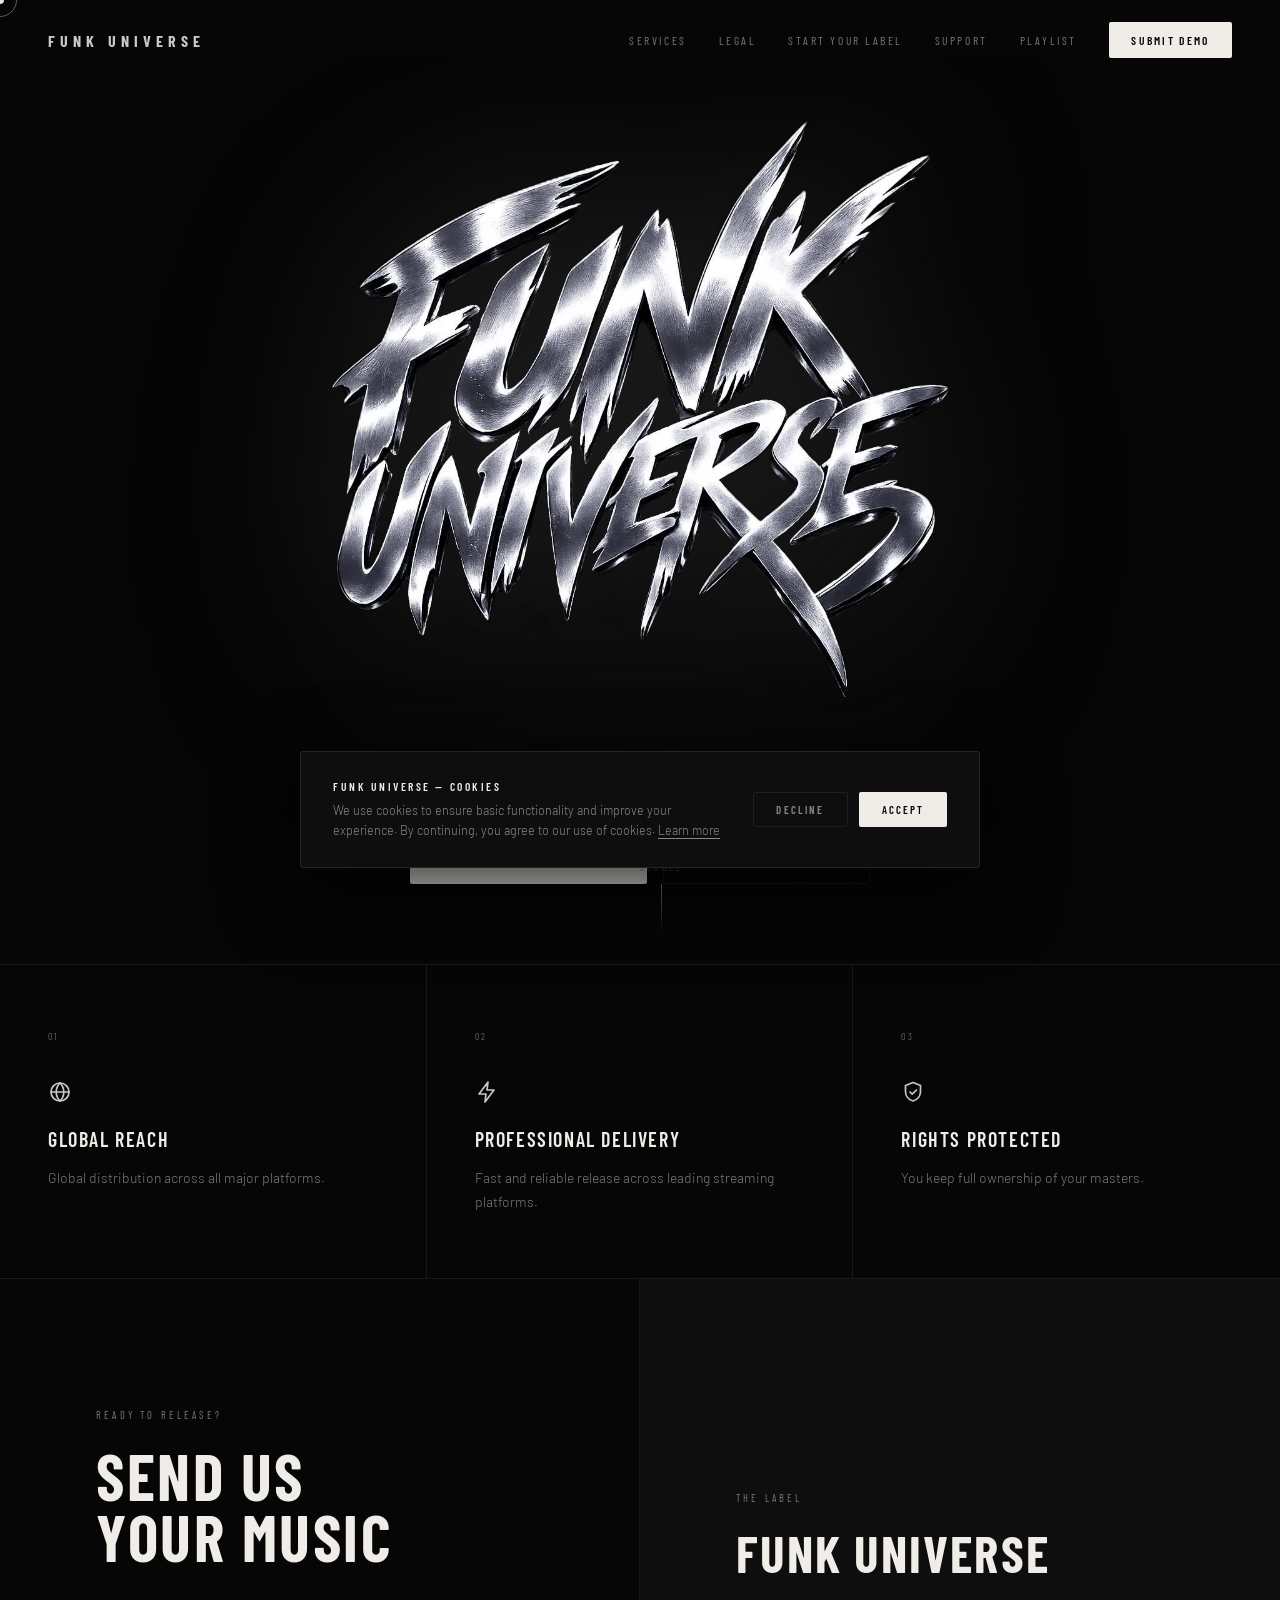
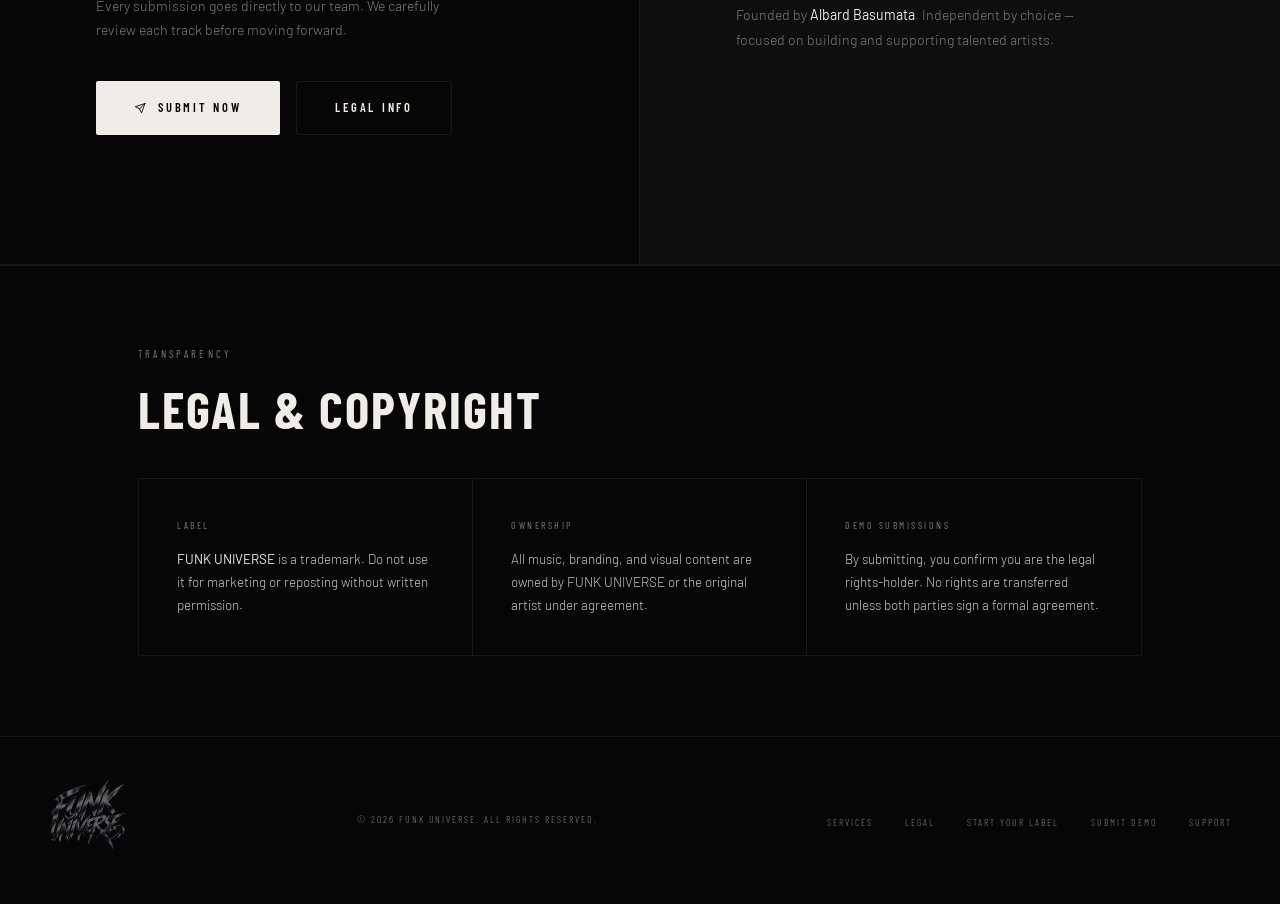
<file: index.html>
<!DOCTYPE html>
<html lang="en">
<head>
  <meta charset="UTF-8" />
  <meta name="viewport" content="width=device-width, initial-scale=1.0" />
  <meta name="theme-color" content="#060606" />
  <meta name="google-site-verification" content="aRJkK1v-RDq6Crn086kau5WQJN5hOikSnNif_sxnV_c" />

  <title>FUNK UNIVERSE — Independent Record Label</title>
  <meta name="description" content="FUNK UNIVERSE is an independent record label for Brazilian funk, phonk and electronic music. Global distribution, professional delivery, and artists keep full ownership of their masters." />
  <link rel="canonical" href="https://funkuniverserecords.com/" />

  <!-- Social sharing -->
  <meta property="og:type" content="website" />
  <meta property="og:site_name" content="FUNK UNIVERSE" />
  <meta property="og:title" content="FUNK UNIVERSE — Independent Record Label" />
  <meta property="og:description" content="Independent record label for Brazilian funk, phonk and electronic music. Global distribution — you keep your masters." />
  <meta property="og:url" content="https://funkuniverserecords.com/" />
  <meta property="og:image" content="https://funkuniverserecords.com/og-image.jpg" />
  <meta property="og:image:width" content="1200" />
  <meta property="og:image:height" content="630" />
  <meta property="og:image:alt" content="FUNK UNIVERSE logo" />
  <meta name="twitter:card" content="summary_large_image" />
  <meta name="twitter:title" content="FUNK UNIVERSE — Independent Record Label" />
  <meta name="twitter:description" content="Independent record label for Brazilian funk, phonk and electronic music." />
  <meta name="twitter:image" content="https://funkuniverserecords.com/og-image.jpg" />

  <!-- Icons -->
  <link rel="icon" href="favicon.ico" sizes="any" />
  <link rel="apple-touch-icon" href="apple-touch-icon.png" />
  <link rel="manifest" href="site.webmanifest" />

  <link rel="preconnect" href="https://fonts.googleapis.com">
  <link rel="preconnect" href="https://fonts.gstatic.com" crossorigin>
  <link href="https://fonts.googleapis.com/css2?family=Barlow+Condensed:wght@300;400;600;700&family=Barlow:wght@300;400&display=swap" rel="stylesheet">
  <link rel="preload" as="image" href="logo.webp" type="image/webp" fetchpriority="high" />
  <link rel="stylesheet" href="assets/site.css" />

  <style>
    /* ── HERO ── */
    .hero {
      min-height: 100vh;
      min-height: 100svh;
      display: flex; flex-direction: column;
      align-items: center; justify-content: center;
      position: relative;
      overflow: hidden;
      padding: 6rem 1rem 5rem;
    }

    /* vignette */
    .hero::after {
      content: '';
      position: absolute; inset: 0;
      background: radial-gradient(ellipse at center, transparent 25%, var(--bg) 100%);
      pointer-events: none; z-index: 1;
    }

    /* scanlines */
    .hero::before {
      content: '';
      position: absolute; inset: 0;
      background: repeating-linear-gradient(
        0deg, transparent, transparent 3px,
        rgba(0,0,0,0.035) 3px, rgba(0,0,0,0.035) 4px
      );
      pointer-events: none; z-index: 1;
    }

    .hero-glow {
      position: absolute;
      width: min(800px, 150vw); aspect-ratio: 1;
      border-radius: 50%;
      background: radial-gradient(circle, rgba(200,200,200,0.045) 0%, transparent 70%);
      pointer-events: none;
      animation: glowPulse 6s ease-in-out infinite;
    }
    @keyframes glowPulse {
      0%,100% { transform: scale(1);    opacity: .5; }
      50%     { transform: scale(1.18); opacity: 1; }
    }

    .logo-wrap {
      position: relative; z-index: 2;
      width: min(640px, 86vw);
      animation: logoIn 1.4s cubic-bezier(.16,1,.3,1) both;
      filter:
        drop-shadow(0 0 80px rgba(200,200,200,.14))
        drop-shadow(0 30px 80px rgba(0,0,0,.95));
    }
    .logo-wrap img {
      width: 100%; height: auto; display: block;
      mix-blend-mode: screen;
    }
    @keyframes logoIn {
      from { opacity: 0; transform: scale(.86) translateY(36px); }
      to   { opacity: 1; transform: scale(1) translateY(0); }
    }

    .hero-sub {
      position: relative; z-index: 2;
      font-family: var(--font-h);
      font-weight: 300;
      font-size: .68rem;
      letter-spacing: .42em;
      text-transform: uppercase;
      color: var(--muted);
      text-align: center;
      margin-top: 2.8rem;
      animation: fadeUp 1.6s cubic-bezier(.16,1,.3,1) .35s both;
    }

    .hero-actions {
      position: relative; z-index: 2;
      margin-top: 2rem;
      display: flex; gap: 1rem; flex-wrap: wrap; justify-content: center;
      animation: fadeUp 1.6s cubic-bezier(.16,1,.3,1) .55s both;
    }

    .scroll-hint {
      position: absolute; bottom: 2rem; left: 50%;
      transform: translateX(-50%);
      z-index: 2;
      display: flex; flex-direction: column; align-items: center; gap: 8px;
      text-decoration: none;
      animation: fadeUp 2s ease 1.1s both;
    }
    .scroll-hint span {
      font-family: var(--font-h);
      font-size: .58rem;
      letter-spacing: .35em;
      color: var(--muted);
      text-transform: uppercase;
      transition: color .2s;
    }
    .scroll-hint:hover span { color: var(--white); }
    .scroll-line {
      width: 1px; height: 48px;
      background: linear-gradient(to bottom, var(--muted), transparent);
      animation: lineDrop 2.2s ease-in-out infinite;
    }
    @keyframes lineDrop {
      0%   { transform: scaleY(0); transform-origin: top;    opacity: 1; }
      50%  { transform: scaleY(1); transform-origin: top;    opacity: 1; }
      100% { transform: scaleY(1); transform-origin: bottom; opacity: 0; }
    }

    /* ── FEATURES ── */
    .features {
      display: grid;
      grid-template-columns: repeat(3, 1fr);
    }

    .feat {
      padding: 4rem 3rem;
      border-right: 1px solid var(--line);
      position: relative; overflow: hidden;
      transition: background .4s;
    }
    .feat:last-child { border-right: none; }
    .feat::before {
      content: '';
      position: absolute; top: 0; left: 0; right: 0; height: 1px;
      background: var(--white);
      transform: scaleX(0); transform-origin: left;
      transition: transform .5s cubic-bezier(.16,1,.3,1);
    }
    .feat:hover::before { transform: scaleX(1); }
    .feat:hover { background: rgba(255,255,255,.02); }

    .feat-num {
      font-family: var(--font-h);
      font-size: .62rem; letter-spacing: .25em;
      color: var(--muted); margin-bottom: 2rem;
    }
    .feat-icon {
      color: var(--silver); margin-bottom: 1.2rem;
      transition: transform .3s cubic-bezier(.16,1,.3,1);
    }
    .feat-icon .i { width: 1.5rem; height: 1.5rem; }
    .feat:hover .feat-icon { transform: scale(1.15); }
    .feat h3 {
      font-family: var(--font-h);
      font-weight: 600; font-size: 1.25rem;
      letter-spacing: .08em; text-transform: uppercase;
      color: var(--white); margin-bottom: .7rem;
    }
    .feat p { font-size: .87rem; color: var(--muted); line-height: 1.7; }

    /* ── SUBMIT SECTION ── */
    .submit-section {
      display: grid;
      grid-template-columns: 1fr 1fr;
      min-height: 65vh;
    }
    .submit-left {
      padding: 6rem;
      display: flex; flex-direction: column; justify-content: center;
      border-right: 1px solid var(--line);
    }
    .submit-right {
      padding: 6rem;
      display: flex; flex-direction: column; justify-content: center;
      background: var(--surface);
    }
    .submit-actions {
      margin-top: 2.4rem;
      display: flex; gap: 1rem; flex-wrap: wrap;
    }

    /* ── LEGAL ── */
    .legal-section {
      padding: 5rem 0;
      border-top: 1px solid var(--line);
    }
    .legal-inner {
      max-width: 1100px;
      margin: 0 auto;
      padding: 0 3rem;
    }
    .legal-grid {
      display: grid;
      grid-template-columns: repeat(3, 1fr);
      border: 1px solid var(--line);
      border-radius: 3px; overflow: hidden;
      margin-top: 2.8rem;
    }
    .legal-item {
      padding: 2.4rem;
      border-right: 1px solid var(--line);
    }
    .legal-item:last-child { border-right: none; }
    .legal-item h3 {
      font-family: var(--font-h);
      font-size: .62rem; letter-spacing: .25em;
      font-weight: 400;
      text-transform: uppercase;
      color: var(--muted); margin-bottom: .9rem;
    }
    .legal-item p {
      font-size: .84rem; color: var(--silver); line-height: 1.7;
    }
    .legal-item strong { color: var(--white); font-weight: 400; }

    /* ── RESPONSIVE ── */
    @media (max-width: 900px) {
      .features { grid-template-columns: 1fr; }
      .feat { border-right: none; border-bottom: 1px solid var(--line); padding: 3rem 2rem; }
      .feat:last-child { border-bottom: none; }

      .submit-section { grid-template-columns: 1fr; }
      .submit-left  { padding: 4rem 2rem; border-right: none; border-bottom: 1px solid var(--line); }
      .submit-right { padding: 4rem 2rem; }

      .legal-grid { grid-template-columns: 1fr; }
      .legal-item { border-right: none; border-bottom: 1px solid var(--line); }
      .legal-item:last-child { border-bottom: none; }
      .legal-inner { padding: 0 1.5rem; }
    }

    @media (max-width: 480px) {
      .submit-actions, .hero-actions { flex-direction: column; width: 100%; }
      .scroll-hint { display: none; }
    }
  </style>
</head>
<body>

  <a class="skip-link" href="#main">Skip to content</a>

  <div class="cursor" id="cursor" aria-hidden="true"></div>
  <div class="cursor-ring" id="cring" aria-hidden="true"></div>

  <!-- NAV -->
  <nav aria-label="Primary">
    <a href="index.html" class="nav-wordmark">Funk Universe</a>
    <div class="nav-right">
      <a href="#features" class="nav-link">Services</a>
      <a href="#legal" class="nav-link">Legal</a>
      <a href="start-your-label.html" class="nav-link">Start Your Label</a>
      <a href="support.html" class="nav-link">Support</a>
      <a href="https://open.spotify.com/playlist/2JpeRqK5cDngXj25w4k9oB" class="nav-link" target="_blank" rel="noopener">Playlist</a>
      <a href="submit-demo.html" class="nav-cta">Submit Demo</a>
      <button class="nav-toggle" id="navToggle" aria-label="Open menu" aria-expanded="false" aria-controls="drawer">
        <span></span><span></span><span></span>
      </button>
    </div>
  </nav>

  <!-- DRAWER -->
  <div class="drawer" id="drawer" role="dialog" aria-modal="true" aria-label="Menu">
    <a href="#features">Services</a>
    <a href="#legal">Legal</a>
    <a href="start-your-label.html">Start Your Label</a>
    <a href="support.html">Support</a>
    <a href="https://open.spotify.com/playlist/2JpeRqK5cDngXj25w4k9oB" target="_blank" rel="noopener">Playlist</a>
    <a href="submit-demo.html">Submit Demo</a>
  </div>

  <main id="main">

    <!-- HERO -->
    <header class="hero">
      <div class="hero-glow" aria-hidden="true"></div>

      <!-- The logo is the page heading; its alt text carries the h1 text. -->
      <h1 class="logo-wrap">
        <picture>
          <source srcset="logo.webp" type="image/webp" />
          <img src="logo.png" alt="FUNK UNIVERSE" width="1024" height="1024" fetchpriority="high" decoding="async" />
        </picture>
      </h1>

      <p class="hero-sub">An independent record label</p>

      <div class="hero-actions">
        <a href="submit-demo.html" class="btn">
          <svg class="i" viewBox="0 0 24 24" aria-hidden="true" focusable="false"><path d="M4 12h15M13 6l6 6-6 6"/></svg>
          Submit Your Music
        </a>
        <a href="start-your-label.html" class="btn btn-ghost">Start Your Label</a>
      </div>

      <a href="#features" class="scroll-hint" aria-label="Scroll to services">
        <span>Scroll</span>
        <span class="scroll-line" aria-hidden="true"></span>
      </a>
    </header>

    <div class="rule"></div>

    <!-- FEATURES -->
    <section id="features" class="features" aria-label="What we do">
      <div class="feat reveal">
        <div class="feat-num">01</div>
        <div class="feat-icon">
          <svg class="i" viewBox="0 0 24 24" aria-hidden="true" focusable="false"><circle cx="12" cy="12" r="9"/><path d="M3 12h18"/><path d="M12 3c2.5 2.5 3.8 5.5 3.8 9S14.5 18.5 12 21c-2.5-2.5-3.8-5.5-3.8-9S9.5 5.5 12 3Z"/></svg>
        </div>
        <h3>Global Reach</h3>
        <p>Global distribution across all major platforms.</p>
      </div>
      <div class="feat reveal d1">
        <div class="feat-num">02</div>
        <div class="feat-icon">
          <svg class="i" viewBox="0 0 24 24" aria-hidden="true" focusable="false"><path d="M13 2 4 14h7l-1 8 9-12h-7l1-8Z"/></svg>
        </div>
        <h3>Professional Delivery</h3>
        <p>Fast and reliable release across leading streaming platforms.</p>
      </div>
      <div class="feat reveal d2">
        <div class="feat-num">03</div>
        <div class="feat-icon">
          <svg class="i" viewBox="0 0 24 24" aria-hidden="true" focusable="false"><path d="M12 2.5 4.5 5.5v6c0 4.4 3.1 8.3 7.5 9.5 4.4-1.2 7.5-5.1 7.5-9.5v-6L12 2.5Z"/><path d="m9 12 2.2 2.2L15.5 10"/></svg>
        </div>
        <h3>Rights Protected</h3>
        <p>You keep full ownership of your masters.</p>
      </div>
    </section>

    <div class="rule"></div>

    <!-- SUBMIT -->
    <section class="submit-section" id="submit" aria-label="Submit your music">
      <div class="submit-left">
        <p class="eyebrow reveal">Ready to release?</p>
        <h2 class="big-text reveal d1">Send Us<br>Your Music</h2>
        <p class="body-text reveal d2">Every submission goes directly to our team. We carefully review each track before moving forward.</p>
        <div class="submit-actions reveal d3">
          <a href="submit-demo.html" class="btn">
            <svg class="i" viewBox="0 0 24 24" aria-hidden="true" focusable="false"><path d="M21 3 10.5 13.5M21 3l-6.5 18-4-8-8-4L21 3Z"/></svg>
            Submit Now
          </a>
          <a href="#legal" class="btn btn-ghost">Legal Info</a>
        </div>
      </div>
      <div class="submit-right">
        <p class="eyebrow reveal">The label</p>
        <h2 class="big-text reveal d1" style="font-size:clamp(2rem,4vw,3.2rem)">Funk Universe</h2>
        <p class="body-text reveal d2">
          Founded by <strong>Albard Basumata</strong>.
          Independent by choice — focused on building and supporting talented artists.
        </p>
      </div>
    </section>

    <div class="rule"></div>

    <!-- LEGAL -->
    <section class="legal-section" id="legal" aria-label="Legal and copyright">
      <div class="legal-inner">
        <p class="eyebrow reveal">Transparency</p>
        <h2 class="big-text reveal d1" style="font-size:clamp(2rem,4vw,3.4rem)">Legal &amp; Copyright</h2>
        <div class="legal-grid reveal d2">
          <div class="legal-item">
            <h3>Label</h3>
            <p><strong>FUNK UNIVERSE</strong> is a trademark. Do not use it for marketing or reposting without written permission.</p>
          </div>
          <div class="legal-item">
            <h3>Ownership</h3>
            <p>All music, branding, and visual content are owned by FUNK UNIVERSE or the original artist under agreement.</p>
          </div>
          <div class="legal-item">
            <h3>Demo Submissions</h3>
            <p>By submitting, you confirm you are the legal rights-holder. No rights are transferred unless both parties sign a formal agreement.</p>
          </div>
        </div>
      </div>
    </section>

  </main>

  <!-- FOOTER -->
  <footer>
    <a href="index.html" aria-label="Funk Universe — home">
      <img src="logo-160.png" alt="FUNK UNIVERSE" class="footer-logo" width="160" height="160" loading="lazy" decoding="async" />
    </a>
    <p>&copy; 2026 FUNK UNIVERSE. All rights reserved.</p>
    <ul class="footer-links">
      <li><a href="#features">Services</a></li>
      <li><a href="#legal">Legal</a></li>
      <li><a href="start-your-label.html">Start Your Label</a></li>
      <li><a href="submit-demo.html">Submit Demo</a></li>
      <li><a href="support.html">Support</a></li>
    </ul>
  </footer>

  <script src="assets/site.js" defer></script>
  <script src="cookie.js" defer></script>

  <script type="application/ld+json">
  {
    "@context": "https://schema.org",
    "@graph": [
      {
        "@type": "Organization",
        "@id": "https://funkuniverserecords.com/#organization",
        "name": "FUNK UNIVERSE",
        "url": "https://funkuniverserecords.com/",
        "logo": "https://funkuniverserecords.com/icon-512.png",
        "image": "https://funkuniverserecords.com/og-image.jpg",
        "description": "Independent record label for Brazilian funk, phonk and electronic music.",
        "founder": { "@type": "Person", "name": "Albard Basumata" },
        "sameAs": ["https://open.spotify.com/playlist/2JpeRqK5cDngXj25w4k9oB"]
      },
      {
        "@type": "WebSite",
        "@id": "https://funkuniverserecords.com/#website",
        "url": "https://funkuniverserecords.com/",
        "name": "FUNK UNIVERSE",
        "publisher": { "@id": "https://funkuniverserecords.com/#organization" }
      }
    ]
  }
  </script>

</body>
</html>
</file>
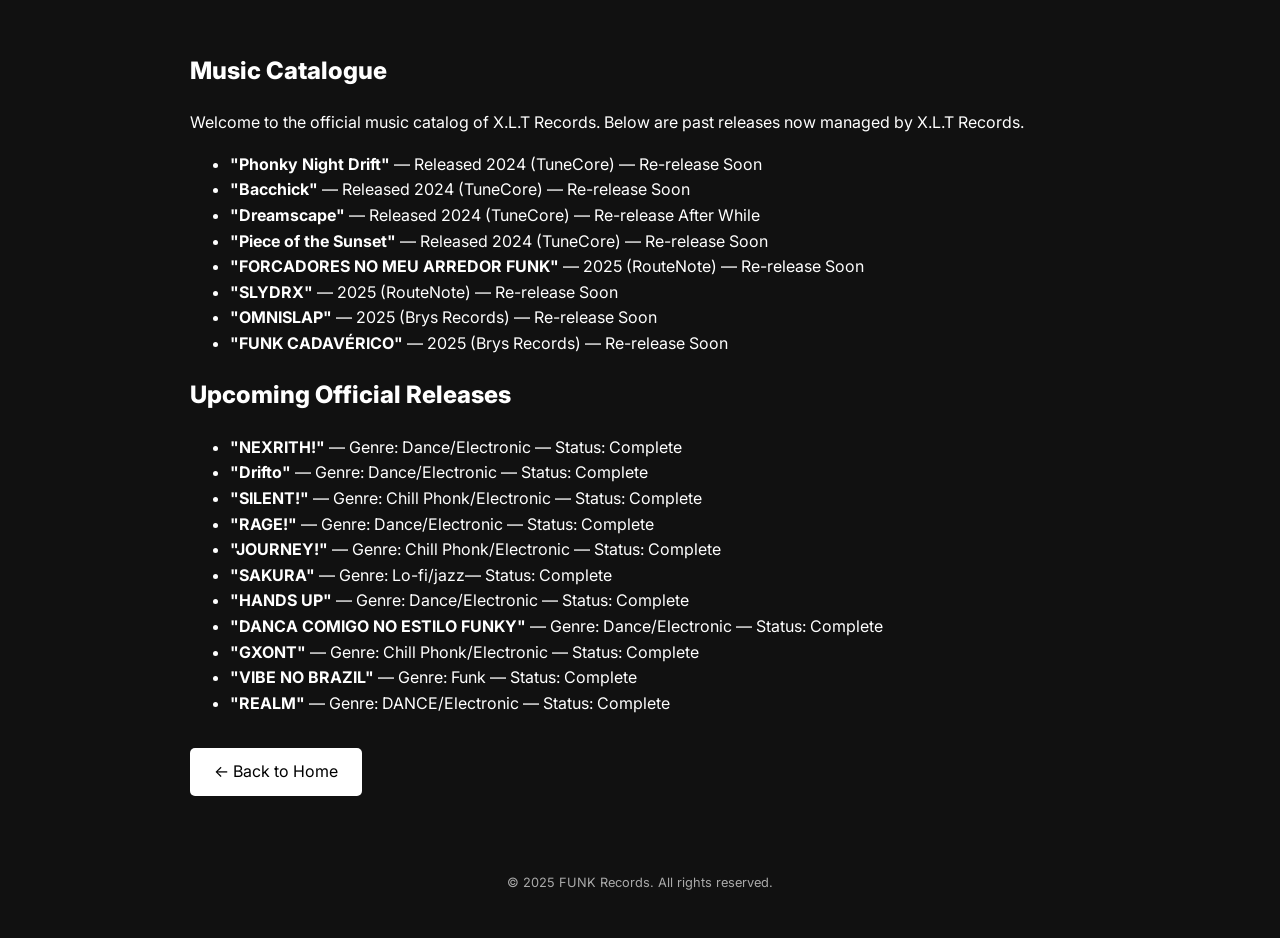
<file: catalogue.html>
<!DOCTYPE html>
<html lang="en">
<head>
  <meta charset="UTF-8" />
  <meta name="viewport" content="width=device-width, initial-scale=1.0" />
  <title>Catalogue – FUNK Records</title>
  <link href="https://fonts.googleapis.com/css2?family=Inter:wght@400;600;800&display=swap" rel="stylesheet">
  <style>
    body {
      margin: 0;
      font-family: 'Inter', sans-serif;
      background-color: #111;
      color: #fff;
      line-height: 1.6;
    }
    section {
      padding: 2rem;
      max-width: 900px;
      margin: auto;
    }
    h1, h2 {
      font-weight: 800;
    }
    a {
      color: #00BFFF;
      text-decoration: none;
    }
    a:hover {
      text-decoration: underline;
    }
    .btn {
      display: inline-block;
      background: white !important;
      color: black !important;
      padding: 0.7rem 1.5rem;
      border-radius: 5px;
      margin-top: 1rem;
      transition: background 0.3s;
    }
    .btn:hover {
      background: #008ACF;
    }
    footer {
      text-align: center;
      padding: 2rem;
      font-size: 0.8rem;
      color: #aaa;
    }
  </style>
</head>
<body>
  <section>
    <h1>Music Catalogue</h1>
    <p>Welcome to the official music catalog of X.L.T Records. Below are past releases now managed by X.L.T Records.</p>
    <ul>
      <li><strong>"Phonky Night Drift"</strong> — Released 2024 (TuneCore) — Re-release Soon</li>
      <li><strong>"Bacchick"</strong> — Released 2024 (TuneCore) — Re-release Soon</li>
      <li><strong>"Dreamscape"</strong> — Released 2024 (TuneCore) — Re-release After While</li>
      <li><strong>"Piece of the Sunset"</strong> — Released 2024 (TuneCore) — Re-release Soon</li>
      <li><strong>"FORCADORES NO MEU ARREDOR FUNK"</strong> — 2025 (RouteNote) — Re-release Soon</li>
      <li><strong>"SLYDRX"</strong> — 2025 (RouteNote) — Re-release Soon</li>
      <li><strong>"OMNISLAP"</strong> — 2025 (Brys Records) — Re-release Soon</li>
      <li><strong>"FUNK CADAVÉRICO"</strong> — 2025 (Brys Records) — Re-release Soon</li>
    </ul>
    <h2>Upcoming Official Releases</h2>
    <ul>
      <li><strong>"NEXRITH!"</strong> — Genre: Dance/Electronic — Status: Complete</li>
      <li><strong>"Drifto"</strong> — Genre: Dance/Electronic — Status: Complete</li>
      <li><strong>"SILENT!"</strong> — Genre: Chill Phonk/Electronic — Status: Complete</li>
      <li><strong>"RAGE!"</strong> — Genre: Dance/Electronic — Status: Complete</li>
      <li><strong>"JOURNEY!"</strong> — Genre: Chill Phonk/Electronic — Status: Complete</li>
      <li><strong>"SAKURA"</strong> — Genre: Lo-fi/jazz— Status: Complete</li>
      <li><strong>"HANDS UP"</strong> — Genre: Dance/Electronic — Status: Complete</li>
      <li><strong>"DANCA COMIGO NO ESTILO FUNKY"</strong> — Genre: Dance/Electronic — Status: Complete</li>
      <li><strong>"GXONT"</strong> — Genre: Chill Phonk/Electronic — Status: Complete</li>
      <li><strong>"VIBE NO BRAZIL"</strong> — Genre: Funk — Status: Complete</li>
      <li><strong>"REALM"</strong> — Genre: DANCE/Electronic — Status: Complete</li>
    </ul>
    <a href="index.html" class="btn">← Back to Home</a>
  </section>
  <footer>
    <p>&copy; 2025 FUNK Records. All rights reserved.</p>
  </footer>
</body>
</html>
</file>
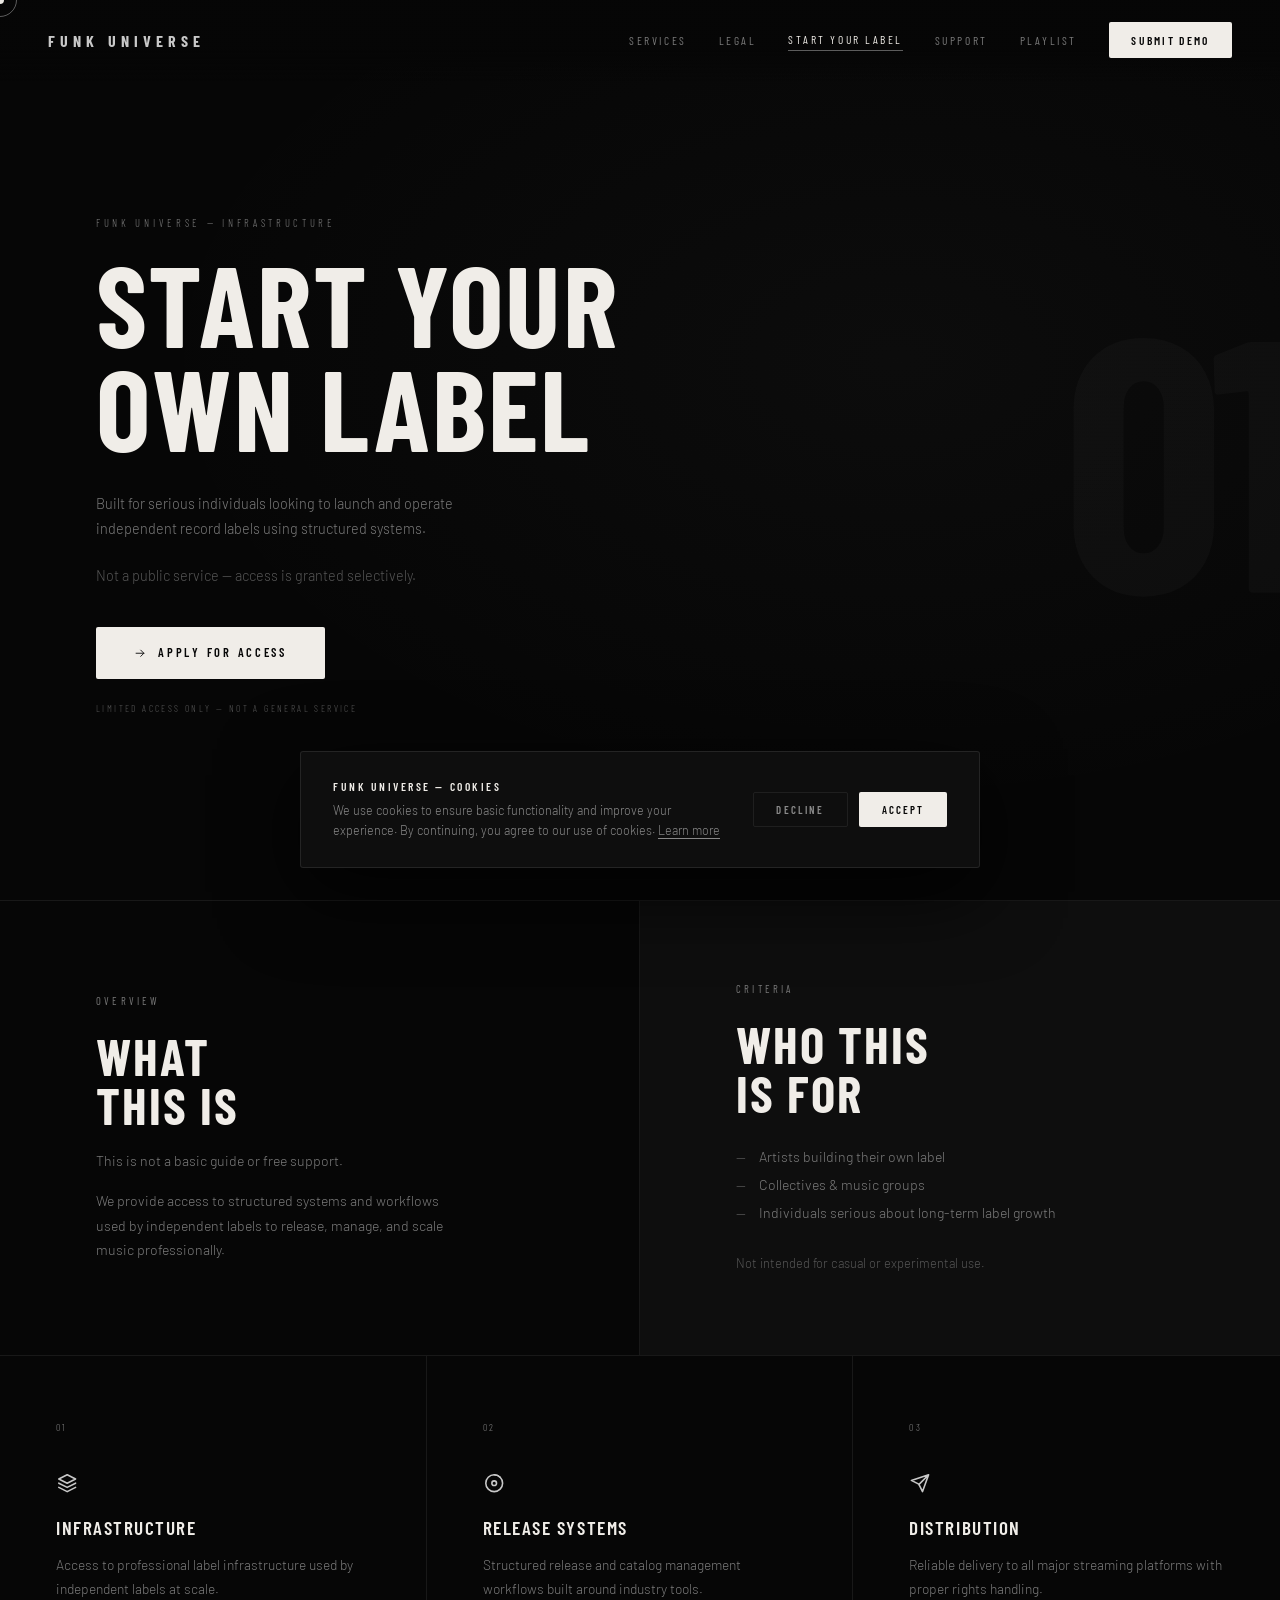
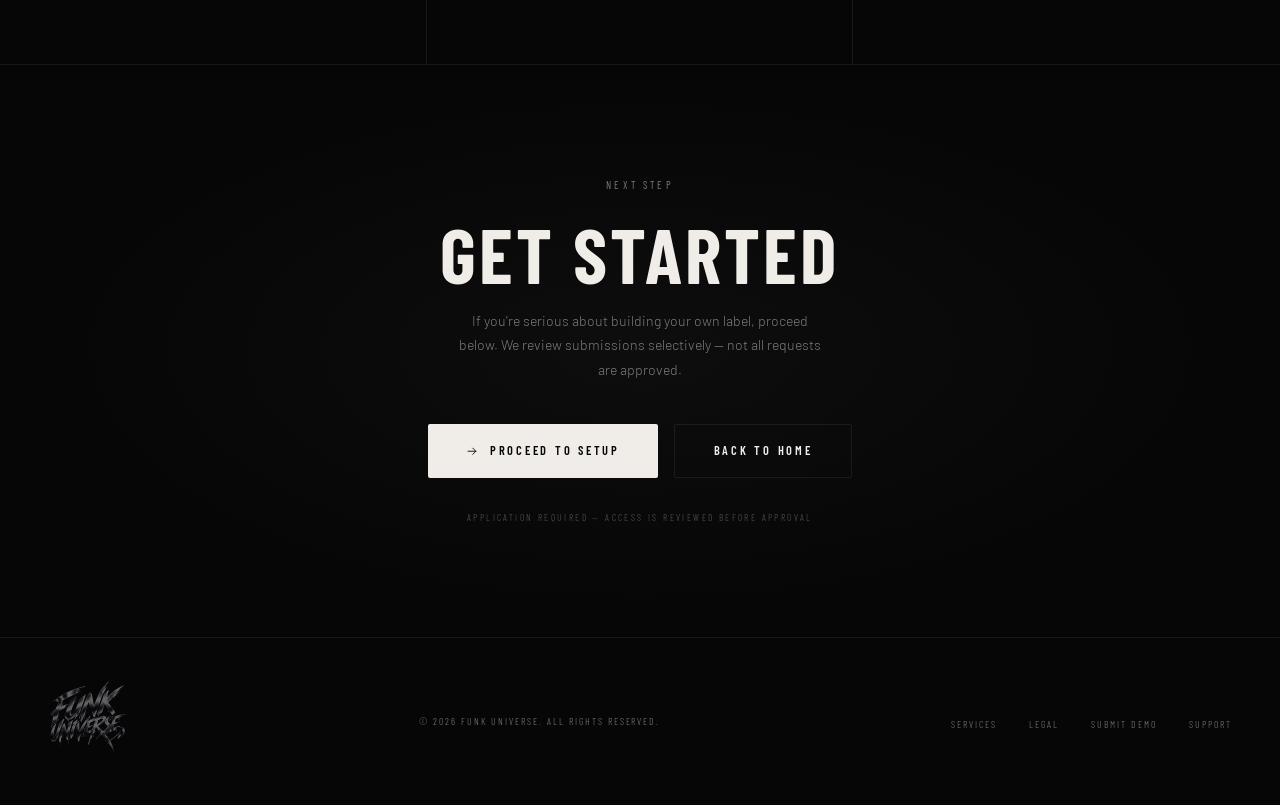
<file: start-your-label.html>
<!DOCTYPE html>
<html lang="en">
<head>
  <meta charset="UTF-8" />
  <meta name="viewport" content="width=device-width, initial-scale=1.0" />
  <meta name="theme-color" content="#060606" />

  <title>Start Your Own Label — FUNK UNIVERSE</title>
  <meta name="description" content="Label infrastructure, release systems and distribution for artists and collectives building their own independent record label. Access is reviewed before approval." />
  <link rel="canonical" href="https://funkuniverserecords.com/start-your-label.html" />

  <meta property="og:type" content="website" />
  <meta property="og:site_name" content="FUNK UNIVERSE" />
  <meta property="og:title" content="Start Your Own Label — FUNK UNIVERSE" />
  <meta property="og:description" content="Structured systems used by independent labels to release, manage and scale music professionally." />
  <meta property="og:url" content="https://funkuniverserecords.com/start-your-label.html" />
  <meta property="og:image" content="https://funkuniverserecords.com/og-image.jpg" />
  <meta name="twitter:card" content="summary_large_image" />
  <meta name="twitter:image" content="https://funkuniverserecords.com/og-image.jpg" />

  <link rel="icon" href="favicon.ico" sizes="any" />
  <link rel="apple-touch-icon" href="apple-touch-icon.png" />
  <link rel="manifest" href="site.webmanifest" />

  <link rel="preconnect" href="https://fonts.googleapis.com">
  <link rel="preconnect" href="https://fonts.gstatic.com" crossorigin>
  <link href="https://fonts.googleapis.com/css2?family=Barlow+Condensed:wght@300;400;600;700&family=Barlow:wght@300;400&display=swap" rel="stylesheet">
  <link rel="stylesheet" href="assets/site.css" />

  <style>
    /* ── HERO ── */
    .page-hero {
      min-height: 100vh;
      min-height: 100svh;
      display: flex; flex-direction: column;
      align-items: flex-start; justify-content: center;
      padding: 8rem 6rem 6rem;
      position: relative; overflow: hidden;
    }
    .page-hero::after {
      content: '';
      position: absolute; inset: 0;
      background: radial-gradient(ellipse at 70% 40%, rgba(200,200,200,0.03) 0%, transparent 60%);
      pointer-events: none;
    }
    .page-hero::before {
      content: '';
      position: absolute; inset: 0;
      background: repeating-linear-gradient(
        0deg, transparent, transparent 3px,
        rgba(0,0,0,0.035) 3px, rgba(0,0,0,0.035) 4px
      );
      pointer-events: none; z-index: 1;
    }

    .hero-bg-num {
      position: absolute;
      right: -0.05em; top: 50%;
      transform: translateY(-50%);
      font-family: var(--font-h);
      font-weight: 700;
      font-size: clamp(18rem, 28vw, 32rem);
      line-height: 1;
      color: rgba(255,255,255,0.025);
      letter-spacing: -0.04em;
      pointer-events: none;
      user-select: none;
      z-index: 0;
    }

    .hero-content { position: relative; z-index: 2; }
    .hero-eyebrow {
      font-family: var(--font-h);
      font-size: .66rem; letter-spacing: .35em;
      text-transform: uppercase; color: var(--muted);
      margin-bottom: 1.2rem;
      animation: fadeUp 1.2s cubic-bezier(.16,1,.3,1) .1s both;
    }
    .hero-title {
      font-family: var(--font-h);
      font-weight: 700;
      font-size: clamp(3.2rem, 9vw, 9rem);
      line-height: .9; letter-spacing: .02em;
      text-transform: uppercase;
      color: var(--white);
      margin-bottom: 2rem;
      animation: fadeUp 1.4s cubic-bezier(.16,1,.3,1) .2s both;
    }
    .hero-desc {
      font-size: .9rem; color: var(--muted);
      line-height: 1.75; max-width: 46ch;
      margin-bottom: 1.4rem;
      animation: fadeUp 1.4s cubic-bezier(.16,1,.3,1) .35s both;
    }
    .hero-desc.secondary { color: var(--muted-dim); margin-bottom: 2.4rem; }
    .hero-cta { animation: fadeUp 1.4s cubic-bezier(.16,1,.3,1) .45s both; display: inline-block; }
    .hero-note {
      font-family: var(--font-h);
      font-size: .6rem; letter-spacing: .25em;
      text-transform: uppercase; color: var(--muted-dim);
      margin-top: 1.4rem;
      animation: fadeUp 1.4s cubic-bezier(.16,1,.3,1) .5s both;
    }

    /* ── TWO COLUMN ── */
    .two-col {
      display: grid;
      grid-template-columns: 1fr 1fr;
      min-height: 50vh;
    }
    .col-left {
      padding: 5rem 6rem;
      border-right: 1px solid var(--line);
      display: flex; flex-direction: column; justify-content: center;
    }
    .col-right {
      padding: 5rem 6rem;
      display: flex; flex-direction: column; justify-content: center;
      background: var(--surface);
    }
    .section-title {
      font-family: var(--font-h); font-weight: 700;
      font-size: clamp(2rem, 4vw, 3.5rem);
      line-height: .95; letter-spacing: .04em;
      text-transform: uppercase; color: var(--white); margin-bottom: 1.2rem;
    }
    .col-left .body-text + .body-text { margin-top: 1rem; }

    .dash-list { list-style: none; margin-top: .4rem; }
    .dash-list li {
      font-size: .88rem; color: var(--muted); line-height: 2;
      display: flex; align-items: flex-start; gap: .8rem;
    }
    .dash-list li::before {
      content: '—'; color: var(--muted-dim); flex-shrink: 0;
    }
    .col-note {
      margin-top: 1.6rem; font-size: .8rem;
      color: var(--muted-dim); line-height: 1.7;
    }

    /* ── THREE COLUMN ── */
    .three-col {
      display: grid;
      grid-template-columns: repeat(3, 1fr);
    }
    .info-block {
      padding: 4rem 3.5rem;
      border-right: 1px solid var(--line);
      position: relative; overflow: hidden;
      transition: background .4s;
    }
    .info-block:last-child { border-right: none; }
    .info-block::before {
      content: '';
      position: absolute; top: 0; left: 0; right: 0; height: 1px;
      background: var(--white);
      transform: scaleX(0); transform-origin: left;
      transition: transform .5s cubic-bezier(.16,1,.3,1);
    }
    .info-block:hover::before { transform: scaleX(1); }
    .info-block:hover { background: rgba(255,255,255,.02); }

    .block-num {
      font-family: var(--font-h);
      font-size: .62rem; letter-spacing: .25em;
      color: var(--muted); margin-bottom: 2rem;
    }
    .block-icon {
      color: var(--silver); margin-bottom: 1.2rem;
      transition: transform .3s cubic-bezier(.16,1,.3,1);
    }
    .block-icon .i { width: 1.4rem; height: 1.4rem; }
    .info-block:hover .block-icon { transform: scale(1.15); }
    .info-block h3 {
      font-family: var(--font-h);
      font-weight: 600; font-size: 1.2rem;
      letter-spacing: .08em; text-transform: uppercase;
      color: var(--white); margin-bottom: .6rem;
    }
    .info-block p { font-size: .86rem; color: var(--muted); line-height: 1.7; }

    /* ── CTA ── */
    .cta-section {
      padding: 7rem 6rem;
      display: flex; flex-direction: column; align-items: center;
      text-align: center;
      position: relative; overflow: hidden;
    }
    .cta-section::before {
      content: '';
      position: absolute; inset: 0;
      background: radial-gradient(ellipse at center, rgba(200,200,200,0.04) 0%, transparent 65%);
      pointer-events: none;
    }
    .cta-section .big-text {
      font-size: clamp(3rem, 6vw, 6rem);
      position: relative; z-index: 1;
      margin-bottom: 1.2rem;
    }
    .cta-section .body-text {
      position: relative; z-index: 1;
      margin-bottom: 2.6rem;
    }
    .cta-actions {
      display: flex; gap: 1rem; flex-wrap: wrap;
      justify-content: center;
      position: relative; z-index: 1;
    }
    .cta-footnote {
      margin-top: 2rem;
      font-family: var(--font-h);
      font-size: .6rem; letter-spacing: .25em;
      text-transform: uppercase; color: var(--muted-dim);
      position: relative; z-index: 1;
    }

    /* ── RESPONSIVE ── */
    @media (max-width: 900px) {
      .page-hero { padding: 7rem 1.5rem 4rem; }
      .hero-bg-num { display: none; }

      .two-col { grid-template-columns: 1fr; }
      .col-left { padding: 4rem 1.5rem; border-right: none; border-bottom: 1px solid var(--line); }
      .col-right { padding: 4rem 1.5rem; }

      .three-col { grid-template-columns: 1fr; }
      .info-block { border-right: none; border-bottom: 1px solid var(--line); padding: 3rem 1.5rem; }
      .info-block:last-child { border-bottom: none; }

      .cta-section { padding: 5rem 1.5rem; }
    }
    @media (max-width: 480px) {
      .cta-actions { flex-direction: column; width: 100%; }
      .hero-cta { display: block; }
    }
  </style>
</head>
<body>

  <a class="skip-link" href="#main">Skip to content</a>

  <div class="cursor" id="cursor" aria-hidden="true"></div>
  <div class="cursor-ring" id="cring" aria-hidden="true"></div>

  <!-- NAV -->
  <nav aria-label="Primary">
    <a href="index.html" class="nav-wordmark">Funk Universe</a>
    <div class="nav-right">
      <a href="index.html#features" class="nav-link">Services</a>
      <a href="index.html#legal" class="nav-link">Legal</a>
      <a href="start-your-label.html" class="nav-link">Start Your Label</a>
      <a href="support.html" class="nav-link">Support</a>
      <a href="https://open.spotify.com/playlist/2JpeRqK5cDngXj25w4k9oB" class="nav-link" target="_blank" rel="noopener">Playlist</a>
      <a href="submit-demo.html" class="nav-cta">Submit Demo</a>
      <button class="nav-toggle" id="navToggle" aria-label="Open menu" aria-expanded="false" aria-controls="drawer">
        <span></span><span></span><span></span>
      </button>
    </div>
  </nav>

  <!-- DRAWER -->
  <div class="drawer" id="drawer" role="dialog" aria-modal="true" aria-label="Menu">
    <a href="index.html">Home</a>
    <a href="index.html#features">Services</a>
    <a href="index.html#legal">Legal</a>
    <a href="start-your-label.html">Start Your Label</a>
    <a href="support.html">Support</a>
    <a href="https://open.spotify.com/playlist/2JpeRqK5cDngXj25w4k9oB" target="_blank" rel="noopener">Playlist</a>
    <a href="submit-demo.html">Submit Demo</a>
  </div>

  <!-- HERO -->
  <header class="page-hero">
    <div class="hero-bg-num" aria-hidden="true">01</div>
    <div class="hero-content">
      <p class="hero-eyebrow">Funk Universe — Infrastructure</p>
      <h1 class="hero-title">Start Your<br>Own Label</h1>
      <p class="hero-desc">Built for serious individuals looking to launch and operate independent record labels using structured systems.</p>
      <p class="hero-desc secondary">Not a public service — access is granted selectively.</p>
      <div class="hero-cta">
        <a href="label-application.html" class="btn">
          <svg class="i" viewBox="0 0 24 24" aria-hidden="true" focusable="false"><path d="M4 12h15M13 6l6 6-6 6"/></svg>
          Apply for Access
        </a>
      </div>
      <p class="hero-note">Limited access only — not a general service</p>
    </div>
  </header>

  <div class="rule"></div>

  <main id="main">

    <!-- WHAT THIS IS / WHO THIS IS FOR -->
    <section class="two-col" aria-label="Overview and criteria">
      <div class="col-left">
        <p class="eyebrow reveal">Overview</p>
        <h2 class="section-title reveal d1">What<br>This Is</h2>
        <p class="body-text reveal d2">This is not a basic guide or free support.</p>
        <p class="body-text reveal d2">We provide access to structured systems and workflows used by independent labels to release, manage, and scale music professionally.</p>
      </div>
      <div class="col-right">
        <p class="eyebrow reveal">Criteria</p>
        <h2 class="section-title reveal d1">Who This<br>Is For</h2>
        <ul class="dash-list reveal d2">
          <li>Artists building their own label</li>
          <li>Collectives &amp; music groups</li>
          <li>Individuals serious about long-term label growth</li>
        </ul>
        <p class="col-note reveal d3">Not intended for casual or experimental use.</p>
      </div>
    </section>

    <div class="rule"></div>

    <!-- WHAT YOU GET -->
    <section class="three-col" aria-label="What you get">
      <div class="info-block reveal">
        <div class="block-num">01</div>
        <div class="block-icon">
          <svg class="i" viewBox="0 0 24 24" aria-hidden="true" focusable="false"><path d="m12 3 9 4.5-9 4.5-9-4.5L12 3Z"/><path d="m3 12 9 4.5 9-4.5"/><path d="m3 16.5 9 4.5 9-4.5"/></svg>
        </div>
        <h3>Infrastructure</h3>
        <p>Access to professional label infrastructure used by independent labels at scale.</p>
      </div>
      <div class="info-block reveal d1">
        <div class="block-num">02</div>
        <div class="block-icon">
          <svg class="i" viewBox="0 0 24 24" aria-hidden="true" focusable="false"><circle cx="12" cy="12" r="9"/><circle cx="12" cy="12" r="2.5"/><path d="M12 3a9 9 0 0 1 6.36 2.64"/></svg>
        </div>
        <h3>Release Systems</h3>
        <p>Structured release and catalog management workflows built around industry tools.</p>
      </div>
      <div class="info-block reveal d2">
        <div class="block-num">03</div>
        <div class="block-icon">
          <svg class="i" viewBox="0 0 24 24" aria-hidden="true" focusable="false"><path d="M21 3 10.5 13.5M21 3l-6.5 18-4-8-8-4L21 3Z"/></svg>
        </div>
        <h3>Distribution</h3>
        <p>Reliable delivery to all major streaming platforms with proper rights handling.</p>
      </div>
    </section>

    <div class="rule"></div>

    <!-- CTA -->
    <section class="cta-section" aria-label="Next step">
      <p class="eyebrow reveal">Next Step</p>
      <h2 class="big-text reveal d1">Get Started</h2>
      <p class="body-text reveal d2">If you're serious about building your own label, proceed below. We review submissions selectively — not all requests are approved.</p>
      <div class="cta-actions reveal d3">
        <a href="label-application.html" class="btn">
          <svg class="i" viewBox="0 0 24 24" aria-hidden="true" focusable="false"><path d="M4 12h15M13 6l6 6-6 6"/></svg>
          Proceed to Setup
        </a>
        <a href="index.html" class="btn btn-ghost">Back to Home</a>
      </div>
      <p class="cta-footnote reveal">Application required — access is reviewed before approval</p>
    </section>

  </main>

  <footer>
    <a href="index.html" aria-label="Funk Universe — home">
      <img src="logo-160.png" alt="FUNK UNIVERSE" class="footer-logo" width="160" height="160" loading="lazy" decoding="async" />
    </a>
    <p>&copy; 2026 FUNK UNIVERSE. All rights reserved.</p>
    <ul class="footer-links">
      <li><a href="index.html#features">Services</a></li>
      <li><a href="index.html#legal">Legal</a></li>
      <li><a href="submit-demo.html">Submit Demo</a></li>
      <li><a href="support.html">Support</a></li>
    </ul>
  </footer>

  <script src="assets/site.js" defer></script>
  <script src="cookie.js" defer></script>

</body>
</html>
</file>
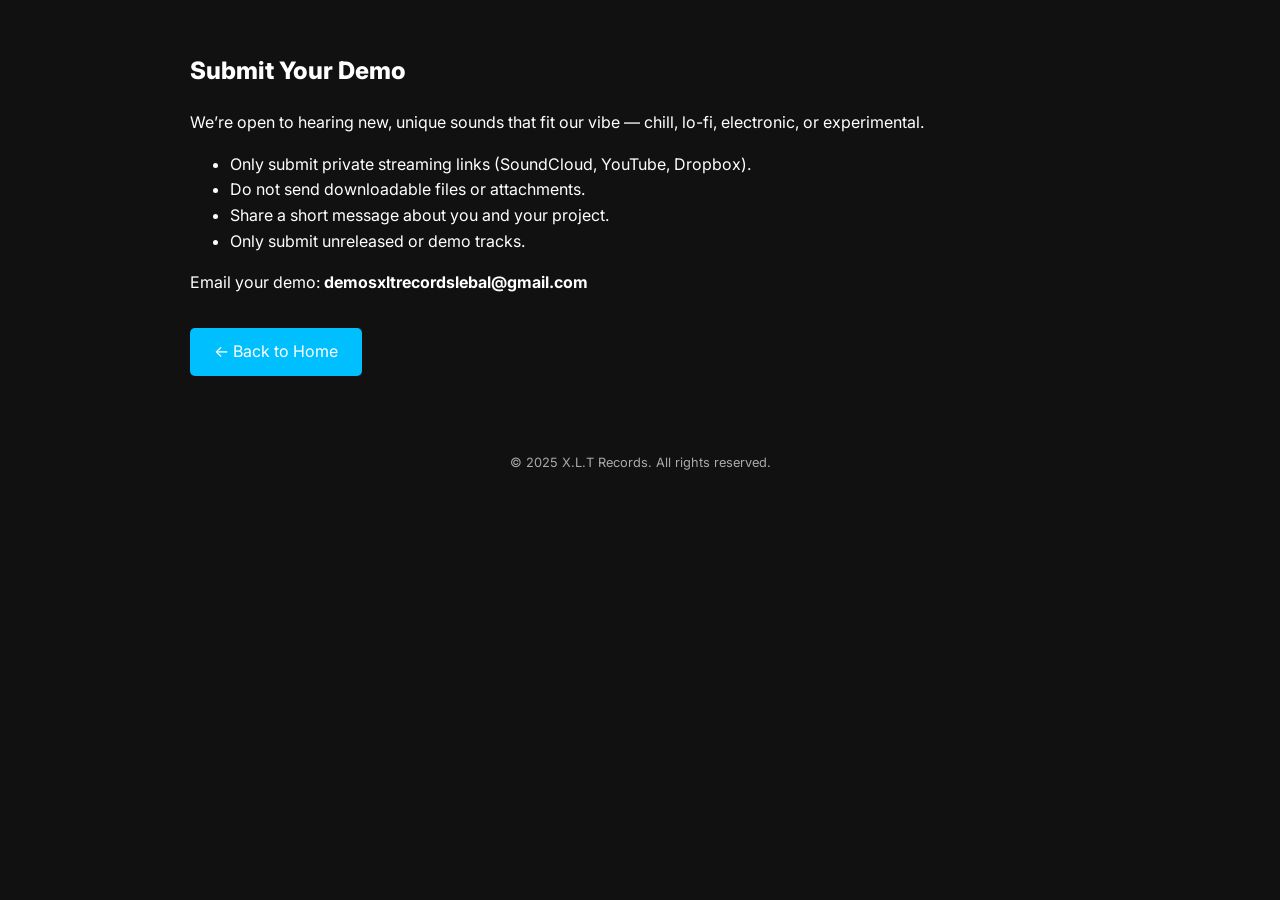
<file: submit - demo.html>
<!DOCTYPE html>
<html lang="en">
<head>
  <meta charset="UTF-8" />
  <meta name="viewport" content="width=device-width, initial-scale=1.0" />
  <title>Submit Demo – X.L.T Records</title>
  <link href="https://fonts.googleapis.com/css2?family=Inter:wght@400;600;800&display=swap" rel="stylesheet">
  <style>
    body {
      margin: 0;
      font-family: 'Inter', sans-serif;
      background-color: #111;
      color: #fff;
      line-height: 1.6;
    }
    section {
      padding: 2rem;
      max-width: 900px;
      margin: auto;
    }
    h1 {
      font-weight: 800;
    }
    ul {
      margin-top: 1rem;
    }
    a {
      color: #00BFFF;
      text-decoration: none;
    }
    a:hover {
      text-decoration: underline;
    }
    .btn {
      display: inline-block;
      background: #00BFFF;
      color: #fff;
      padding: 0.7rem 1.5rem;
      border-radius: 5px;
      margin-top: 1rem;
      transition: background 0.3s;
    }
    .btn:hover {
      background: #008ACF;
    }
    footer {
      text-align: center;
      padding: 2rem;
      font-size: 0.8rem;
      color: #aaa;
    }
  </style>
</head>
<body>
  <section>
    <h1>Submit Your Demo</h1>
    <p>We’re open to hearing new, unique sounds that fit our vibe — chill, lo-fi, electronic, or experimental.</p>
    <ul>
      <li>Only submit private streaming links (SoundCloud, YouTube, Dropbox).</li>
      <li>Do not send downloadable files or attachments.</li>
      <li>Share a short message about you and your project.</li>
      <li>Only submit unreleased or demo tracks.</li>
    </ul>
    <p>Email your demo: <strong>demosxltrecordslebal@gmail.com</strong></p>
    <a href="index.html" class="btn">← Back to Home</a>
  </section>
  <footer>
    <p>&copy; 2025 X.L.T Records. All rights reserved.</p>
  </footer>
</body>
</html>
</file>
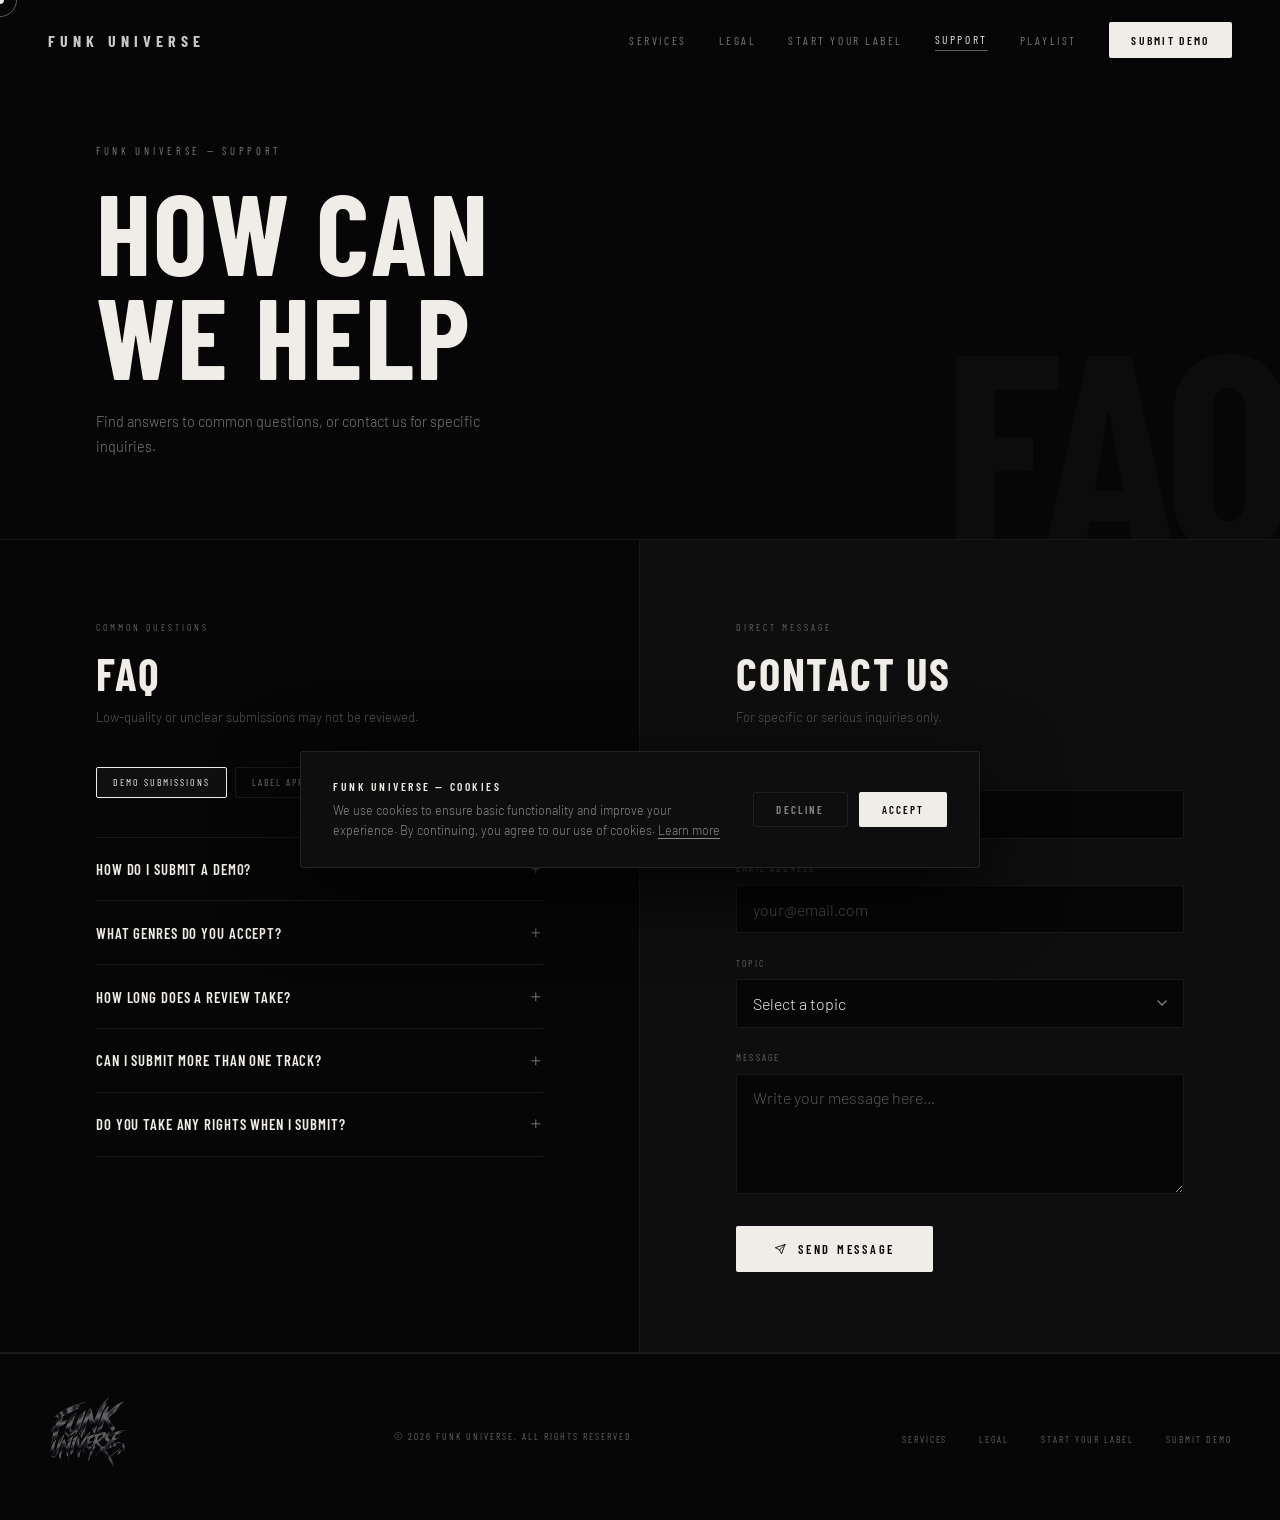
<file: support.html>
<!DOCTYPE html>
<html lang="en">
<head>
  <meta charset="UTF-8" />
  <meta name="viewport" content="width=device-width, initial-scale=1.0" />
  <meta name="theme-color" content="#060606" />

  <title>Support &amp; FAQ — FUNK UNIVERSE</title>
  <meta name="description" content="Answers about demo submissions, label applications and working with FUNK UNIVERSE — plus a direct contact form for specific inquiries." />
  <link rel="canonical" href="https://funkuniverserecords.com/support.html" />

  <meta property="og:type" content="website" />
  <meta property="og:site_name" content="FUNK UNIVERSE" />
  <meta property="og:title" content="Support &amp; FAQ — FUNK UNIVERSE" />
  <meta property="og:description" content="Answers about demo submissions, label applications and working with FUNK UNIVERSE." />
  <meta property="og:url" content="https://funkuniverserecords.com/support.html" />
  <meta property="og:image" content="https://funkuniverserecords.com/og-image.jpg" />
  <meta name="twitter:card" content="summary_large_image" />
  <meta name="twitter:image" content="https://funkuniverserecords.com/og-image.jpg" />

  <link rel="icon" href="favicon.ico" sizes="any" />
  <link rel="apple-touch-icon" href="apple-touch-icon.png" />
  <link rel="manifest" href="site.webmanifest" />

  <link rel="preconnect" href="https://fonts.googleapis.com">
  <link rel="preconnect" href="https://fonts.gstatic.com" crossorigin>
  <link href="https://fonts.googleapis.com/css2?family=Barlow+Condensed:wght@300;400;600;700&family=Barlow:wght@300;400&display=swap" rel="stylesheet">
  <link rel="stylesheet" href="assets/site.css" />

  <style>
    /* ── HERO ── */
    .page-hero {
      min-height: 60vh;
      display: flex; flex-direction: column;
      align-items: flex-start; justify-content: flex-end;
      padding: 8rem 6rem 5rem;
      position: relative; overflow: hidden;
      border-bottom: 1px solid var(--line);
    }
    .page-hero::before {
      content: '';
      position: absolute; inset: 0;
      background: repeating-linear-gradient(
        0deg, transparent, transparent 3px,
        rgba(0,0,0,0.035) 3px, rgba(0,0,0,0.035) 4px
      );
      pointer-events: none;
    }
    .hero-bg-text {
      position: absolute; right: -0.02em; bottom: -0.15em;
      font-family: var(--font-h); font-weight: 700;
      font-size: clamp(12rem, 22vw, 24rem);
      line-height: 1; color: rgba(255,255,255,0.022);
      pointer-events: none; user-select: none; letter-spacing: -0.03em;
    }
    .hero-content { position: relative; z-index: 2; }
    .page-hero .eyebrow {
      font-size: .66rem; letter-spacing: .35em; margin-bottom: 1.2rem;
      animation: fadeUp 1.2s cubic-bezier(.16,1,.3,1) .1s both;
    }
    .page-title {
      font-family: var(--font-h); font-weight: 700;
      font-size: clamp(3.2rem, 9vw, 9rem);
      line-height: .9; letter-spacing: .02em;
      text-transform: uppercase; color: var(--white);
      margin-bottom: 1.4rem;
      animation: fadeUp 1.4s cubic-bezier(.16,1,.3,1) .2s both;
    }
    .page-desc {
      font-size: .9rem; color: var(--muted);
      line-height: 1.75; max-width: 50ch;
      animation: fadeUp 1.4s cubic-bezier(.16,1,.3,1) .35s both;
    }

    /* ── LAYOUT ── */
    .page-body { display: grid; grid-template-columns: 1fr 1fr; }

    .faq-panel { padding: 5rem 6rem; border-right: 1px solid var(--line); }
    .contact-panel { padding: 5rem 6rem; background: var(--surface); }

    .section-eyebrow {
      font-family: var(--font-h); font-size: .62rem;
      letter-spacing: .3em; text-transform: uppercase;
      color: var(--muted); margin-bottom: 1rem;
    }
    .section-title {
      font-family: var(--font-h); font-weight: 700;
      font-size: clamp(2rem, 3.5vw, 3.2rem);
      line-height: .95; letter-spacing: .04em;
      text-transform: uppercase; color: var(--white);
      margin-bottom: .8rem;
    }
    .section-note {
      font-size: .82rem; color: var(--muted-dim);
      margin-bottom: 2.4rem;
    }

    /* ── FAQ TABS ── */
    .faq-tabs {
      display: flex; gap: .5rem; flex-wrap: wrap;
      margin-bottom: 2.4rem;
    }
    .faq-tab {
      font-family: var(--font-h); font-size: .62rem;
      letter-spacing: .2em; text-transform: uppercase;
      color: var(--muted);
      border: 1px solid var(--line);
      border-radius: 2px;
      padding: .55rem 1rem;
      background: none; cursor: pointer;
      transition: border-color .2s, color .2s, background .2s;
    }
    .faq-tab:hover { color: var(--silver); border-color: rgba(255,255,255,.2); }
    .faq-tab[aria-selected="true"] {
      color: var(--white); border-color: var(--white); background: rgba(255,255,255,.04);
    }

    /* ── FAQ ITEMS ── */
    .faq-group[hidden] { display: none; }

    .faq-item { border-bottom: 1px solid var(--line); }
    .faq-item:first-child { border-top: 1px solid var(--line); }

    .faq-question {
      width: 100%; background: none; border: none;
      display: flex; align-items: center; justify-content: space-between;
      gap: 1rem;
      padding: 1.4rem 0;
      text-align: left; cursor: pointer;
      font-family: var(--font-h); font-weight: 600;
      font-size: 0.92rem; letter-spacing: .06em;
      text-transform: uppercase; color: var(--white);
      transition: color .2s;
    }
    .faq-question:hover { color: var(--silver); }
    .faq-question .i {
      width: .85rem; height: .85rem;
      color: var(--muted);
      transition: transform .35s cubic-bezier(.16,1,.3,1), color .2s;
    }
    .faq-question[aria-expanded="true"] .i { transform: rotate(45deg); color: var(--white); }

    /* Grid-rows animation collapses to the answer's real height, so long
       answers are never clipped the way a fixed max-height clipped them. */
    .faq-answer {
      display: grid; grid-template-rows: 0fr;
      transition: grid-template-rows .4s cubic-bezier(.16,1,.3,1);
    }
    .faq-answer > div { overflow: hidden; }
    .faq-item.open .faq-answer { grid-template-rows: 1fr; }
    .faq-answer p {
      font-size: .86rem; color: var(--muted);
      line-height: 1.75; padding-bottom: 1.4rem;
    }

    /* ── CONTACT SUCCESS ── */
    .contact-success {
      display: none;
      flex-direction: column; align-items: flex-start;
      padding: 2.5rem 0;
    }
    .contact-success.show { display: flex; }
    .contact-success .i { width: 1.8rem; height: 1.8rem; color: var(--silver); margin-bottom: 1.2rem; }
    .contact-success h3 {
      font-family: var(--font-h); font-weight: 700;
      font-size: clamp(2rem, 3vw, 2.8rem);
      letter-spacing: .04em; text-transform: uppercase;
      color: var(--white); margin-bottom: .8rem;
    }
    .contact-success p {
      font-size: .86rem; color: var(--muted); line-height: 1.75; max-width: 36ch;
    }

    .contact-panel .btn { margin-top: .6rem; }

    /* ── RESPONSIVE ── */
    @media (max-width: 900px) {
      .page-hero { padding: 7rem 1.5rem 3.5rem; min-height: 50vh; }
      .hero-bg-text { display: none; }
      .page-body { grid-template-columns: 1fr; }
      .faq-panel { padding: 4rem 1.5rem; border-right: none; border-bottom: 1px solid var(--line); }
      .contact-panel { padding: 4rem 1.5rem; }
    }
  </style>
</head>
<body>

  <a class="skip-link" href="#main">Skip to content</a>

  <div class="cursor" id="cursor" aria-hidden="true"></div>
  <div class="cursor-ring" id="cring" aria-hidden="true"></div>

  <!-- NAV -->
  <nav aria-label="Primary">
    <a href="index.html" class="nav-wordmark">Funk Universe</a>
    <div class="nav-right">
      <a href="index.html#features" class="nav-link">Services</a>
      <a href="index.html#legal" class="nav-link">Legal</a>
      <a href="start-your-label.html" class="nav-link">Start Your Label</a>
      <a href="support.html" class="nav-link">Support</a>
      <a href="https://open.spotify.com/playlist/2JpeRqK5cDngXj25w4k9oB" class="nav-link" target="_blank" rel="noopener">Playlist</a>
      <a href="submit-demo.html" class="nav-cta">Submit Demo</a>
      <button class="nav-toggle" id="navToggle" aria-label="Open menu" aria-expanded="false" aria-controls="drawer">
        <span></span><span></span><span></span>
      </button>
    </div>
  </nav>

  <!-- DRAWER -->
  <div class="drawer" id="drawer" role="dialog" aria-modal="true" aria-label="Menu">
    <a href="index.html">Home</a>
    <a href="index.html#features">Services</a>
    <a href="index.html#legal">Legal</a>
    <a href="start-your-label.html">Start Your Label</a>
    <a href="support.html">Support</a>
    <a href="https://open.spotify.com/playlist/2JpeRqK5cDngXj25w4k9oB" target="_blank" rel="noopener">Playlist</a>
    <a href="submit-demo.html">Submit Demo</a>
  </div>

  <!-- HERO -->
  <header class="page-hero">
    <div class="hero-bg-text" aria-hidden="true">FAQ</div>
    <div class="hero-content">
      <p class="eyebrow">Funk Universe — Support</p>
      <h1 class="page-title">How Can<br>We Help</h1>
      <p class="page-desc">Find answers to common questions, or contact us for specific inquiries.</p>
    </div>
  </header>

  <main id="main" class="page-body">

    <!-- FAQ -->
    <section class="faq-panel" aria-labelledby="faqHeading">
      <p class="section-eyebrow reveal">Common Questions</p>
      <h2 class="section-title reveal d1" id="faqHeading">FAQ</h2>
      <p class="section-note reveal d1">Low-quality or unclear submissions may not be reviewed.</p>

      <div class="faq-tabs reveal d2" role="tablist" aria-label="FAQ categories">
        <button class="faq-tab" id="tab-demo" role="tab" aria-selected="true" aria-controls="faq-demo" data-tab="demo">Demo Submissions</button>
        <button class="faq-tab" id="tab-label" role="tab" aria-selected="false" aria-controls="faq-label" data-tab="label">Label Application</button>
        <button class="faq-tab" id="tab-general" role="tab" aria-selected="false" aria-controls="faq-general" data-tab="general">General</button>
      </div>

      <!-- DEMO SUBMISSIONS -->
      <div class="faq-group" id="faq-demo" role="tabpanel" aria-labelledby="tab-demo">

        <div class="faq-item">
          <h3>
            <button class="faq-question" aria-expanded="false" aria-controls="a-d1">
              How do I submit a demo?
              <svg class="i" viewBox="0 0 24 24" aria-hidden="true" focusable="false"><path d="M12 5v14M5 12h14"/></svg>
            </button>
          </h3>
          <div class="faq-answer" id="a-d1"><div>
            <p>Go to the Submit Demo page and fill in your details. We accept links to SoundCloud, Google Drive, or any streaming platform. Make sure your track is accessible before submitting.</p>
          </div></div>
        </div>

        <div class="faq-item">
          <h3>
            <button class="faq-question" aria-expanded="false" aria-controls="a-d2">
              What genres do you accept?
              <svg class="i" viewBox="0 0 24 24" aria-hidden="true" focusable="false"><path d="M12 5v14M5 12h14"/></svg>
            </button>
          </h3>
          <div class="faq-answer" id="a-d2"><div>
            <p>Funk Universe focuses on Brazilian funk and phonk. We are selective — only submit if your music genuinely fits within these genres.</p>
          </div></div>
        </div>

        <div class="faq-item">
          <h3>
            <button class="faq-question" aria-expanded="false" aria-controls="a-d3">
              How long does a review take?
              <svg class="i" viewBox="0 0 24 24" aria-hidden="true" focusable="false"><path d="M12 5v14M5 12h14"/></svg>
            </button>
          </h3>
          <div class="faq-answer" id="a-d3"><div>
            <p>We review every submission carefully. Response times vary depending on volume. If your demo is selected, you will be contacted directly. If you don't hear back, your submission was not selected at this time.</p>
          </div></div>
        </div>

        <div class="faq-item">
          <h3>
            <button class="faq-question" aria-expanded="false" aria-controls="a-d4">
              Can I submit more than one track?
              <svg class="i" viewBox="0 0 24 24" aria-hidden="true" focusable="false"><path d="M12 5v14M5 12h14"/></svg>
            </button>
          </h3>
          <div class="faq-answer" id="a-d4"><div>
            <p>Yes, but we recommend submitting your strongest track first. Quality over quantity — send us your best work.</p>
          </div></div>
        </div>

        <div class="faq-item">
          <h3>
            <button class="faq-question" aria-expanded="false" aria-controls="a-d5">
              Do you take any rights when I submit?
              <svg class="i" viewBox="0 0 24 24" aria-hidden="true" focusable="false"><path d="M12 5v14M5 12h14"/></svg>
            </button>
          </h3>
          <div class="faq-answer" id="a-d5"><div>
            <p>No. Submitting a demo does not transfer any rights. You retain full ownership of your music unless both parties sign a formal agreement.</p>
          </div></div>
        </div>

      </div>

      <!-- LABEL APPLICATION -->
      <div class="faq-group" id="faq-label" role="tabpanel" aria-labelledby="tab-label" hidden>

        <div class="faq-item">
          <h3>
            <button class="faq-question" aria-expanded="false" aria-controls="a-l1">
              Who is the label setup service for?
              <svg class="i" viewBox="0 0 24 24" aria-hidden="true" focusable="false"><path d="M12 5v14M5 12h14"/></svg>
            </button>
          </h3>
          <div class="faq-answer" id="a-l1"><div>
            <p>This is intended for artists, producers, and collectives looking to build independent labels using structured systems.</p>
          </div></div>
        </div>

        <div class="faq-item">
          <h3>
            <button class="faq-question" aria-expanded="false" aria-controls="a-l2">
              Is approval guaranteed?
              <svg class="i" viewBox="0 0 24 24" aria-hidden="true" focusable="false"><path d="M12 5v14M5 12h14"/></svg>
            </button>
          </h3>
          <div class="faq-answer" id="a-l2"><div>
            <p>No. We review all applications selectively. Submitting an application does not guarantee access. This is not intended for casual or experimental use.</p>
          </div></div>
        </div>

        <div class="faq-item">
          <h3>
            <button class="faq-question" aria-expanded="false" aria-controls="a-l3">
              How long does the application review take?
              <svg class="i" viewBox="0 0 24 24" aria-hidden="true" focusable="false"><path d="M12 5v14M5 12h14"/></svg>
            </button>
          </h3>
          <div class="faq-answer" id="a-l3"><div>
            <p>Review times vary. If your application is approved, you will be contacted with next steps. We do not provide updates on pending applications.</p>
          </div></div>
        </div>

        <div class="faq-item">
          <h3>
            <button class="faq-question" aria-expanded="false" aria-controls="a-l4">
              Do I need released music to apply?
              <svg class="i" viewBox="0 0 24 24" aria-hidden="true" focusable="false"><path d="M12 5v14M5 12h14"/></svg>
            </button>
          </h3>
          <div class="faq-answer" id="a-l4"><div>
            <p>No, released music is not required. However, having a clear label vision and long-term goals is essential. We evaluate seriousness, not just history.</p>
          </div></div>
        </div>

      </div>

      <!-- GENERAL -->
      <div class="faq-group" id="faq-general" role="tabpanel" aria-labelledby="tab-general" hidden>

        <div class="faq-item">
          <h3>
            <button class="faq-question" aria-expanded="false" aria-controls="a-g1">
              Who founded Funk Universe?
              <svg class="i" viewBox="0 0 24 24" aria-hidden="true" focusable="false"><path d="M12 5v14M5 12h14"/></svg>
            </button>
          </h3>
          <div class="faq-answer" id="a-g1"><div>
            <p>Funk Universe was founded by Albard Basumata. It is an independent label focused on Brazilian funk and phonk, built around quality over quantity.</p>
          </div></div>
        </div>

        <div class="faq-item">
          <h3>
            <button class="faq-question" aria-expanded="false" aria-controls="a-g2">
              Is Funk Universe open to collaborations?
              <svg class="i" viewBox="0 0 24 24" aria-hidden="true" focusable="false"><path d="M12 5v14M5 12h14"/></svg>
            </button>
          </h3>
          <div class="faq-answer" id="a-g2"><div>
            <p>We consider collaborations on a case by case basis. Use the contact form on this page to reach out with details about what you have in mind.</p>
          </div></div>
        </div>

        <div class="faq-item">
          <h3>
            <button class="faq-question" aria-expanded="false" aria-controls="a-g3">
              Where is the label based?
              <svg class="i" viewBox="0 0 24 24" aria-hidden="true" focusable="false"><path d="M12 5v14M5 12h14"/></svg>
            </button>
          </h3>
          <div class="faq-answer" id="a-g3"><div>
            <p>Funk Universe operates independently with a global reach. Our releases are distributed to all major streaming platforms worldwide.</p>
          </div></div>
        </div>

        <div class="faq-item">
          <h3>
            <button class="faq-question" aria-expanded="false" aria-controls="a-g4">
              How do I follow your releases?
              <svg class="i" viewBox="0 0 24 24" aria-hidden="true" focusable="false"><path d="M12 5v14M5 12h14"/></svg>
            </button>
          </h3>
          <div class="faq-answer" id="a-g4"><div>
            <p>You can follow our curated playlist on Spotify to stay up to date with all Funk Universe releases and new additions.</p>
          </div></div>
        </div>

      </div>
    </section>

    <!-- CONTACT -->
    <section class="contact-panel" aria-labelledby="contactHeading">
      <p class="section-eyebrow reveal">Direct Message</p>
      <h2 class="section-title reveal d1" id="contactHeading">Contact Us</h2>
      <p class="section-note reveal d1">For specific or serious inquiries only.</p>

      <div class="contact-success" id="contactSuccess" role="status">
        <svg class="i" viewBox="0 0 24 24" aria-hidden="true" focusable="false"><path d="m4 12.5 5.5 5.5L20 7"/></svg>
        <h3>Message Sent</h3>
        <p>We've received your message. If relevant, you will be contacted directly.</p>
      </div>

      <form id="contactForm" action="https://formspree.io/f/mwvwgegn" method="POST" novalidate>
        <div class="field-group reveal d2">

          <div class="field">
            <label for="cName">Full Name</label>
            <input type="text" id="cName" name="cName" placeholder="Your name" autocomplete="name" required />
            <span class="field-error">Please enter your name</span>
          </div>

          <div class="field">
            <label for="cEmail">Email Address</label>
            <input type="email" id="cEmail" name="cEmail" placeholder="your@email.com" autocomplete="email" required />
            <span class="field-error">Please enter a valid email address</span>
          </div>

          <div class="field">
            <label for="cTopic">Topic</label>
            <select id="cTopic" name="cTopic" required>
              <option value="" disabled selected>Select a topic</option>
              <option value="Demo Submission">Demo Submission</option>
              <option value="Label Access Inquiry">Label Access Inquiry</option>
              <option value="Collaboration">Collaboration</option>
              <option value="General Question">General Question</option>
              <option value="Other">Other</option>
            </select>
            <span class="field-error">Please choose a topic</span>
          </div>

          <div class="field">
            <label for="cMessage">Message</label>
            <textarea id="cMessage" name="cMessage" placeholder="Write your message here..." required></textarea>
            <span class="field-error">Please write a message</span>
          </div>

          <!-- Honeypot -->
          <div class="hp-field" aria-hidden="true">
            <label for="cWebsite">Website</label>
            <input type="text" id="cWebsite" name="cWebsite" tabindex="-1" autocomplete="off" />
          </div>

          <div>
            <button type="submit" class="btn" id="contactBtn">
              <svg class="i" id="contactIcon" viewBox="0 0 24 24" aria-hidden="true" focusable="false"><path d="M21 3 10.5 13.5M21 3l-6.5 18-4-8-8-4L21 3Z"/></svg>
              <span id="contactLabel">Send Message</span>
            </button>
          </div>

          <p class="form-status" id="contactStatus" role="alert"></p>

        </div>
      </form>
    </section>

  </main>

  <div class="rule"></div>

  <footer>
    <a href="index.html" aria-label="Funk Universe — home">
      <img src="logo-160.png" alt="FUNK UNIVERSE" class="footer-logo" width="160" height="160" loading="lazy" decoding="async" />
    </a>
    <p>&copy; 2026 FUNK UNIVERSE. All rights reserved.</p>
    <ul class="footer-links">
      <li><a href="index.html#features">Services</a></li>
      <li><a href="index.html#legal">Legal</a></li>
      <li><a href="start-your-label.html">Start Your Label</a></li>
      <li><a href="submit-demo.html">Submit Demo</a></li>
    </ul>
  </footer>

  <script src="assets/site.js" defer></script>
  <script src="cookie.js" defer></script>

  <script>
  window.addEventListener('DOMContentLoaded', function () {

    /* ── FAQ tabs ── */
    var tabs = Array.prototype.slice.call(document.querySelectorAll('.faq-tab'));

    function selectTab(tab) {
      tabs.forEach(function (t) {
        var selected = t === tab;
        t.setAttribute('aria-selected', String(selected));
        t.tabIndex = selected ? 0 : -1;
        document.getElementById('faq-' + t.dataset.tab).hidden = !selected;
      });
    }

    tabs.forEach(function (tab, i) {
      tab.tabIndex = tab.getAttribute('aria-selected') === 'true' ? 0 : -1;
      tab.addEventListener('click', function () { selectTab(tab); });

      // Arrow-key navigation, as expected of a tablist.
      tab.addEventListener('keydown', function (e) {
        var dir = e.key === 'ArrowRight' ? 1 : e.key === 'ArrowLeft' ? -1 : 0;
        if (!dir) return;
        e.preventDefault();
        var next = tabs[(i + dir + tabs.length) % tabs.length];
        selectTab(next);
        next.focus();
      });
    });

    /* ── FAQ accordion ── */
    document.querySelectorAll('.faq-question').forEach(function (btn) {
      btn.addEventListener('click', function () {
        var item = btn.closest('.faq-item');
        var willOpen = !item.classList.contains('open');

        // Only one answer open per category.
        btn.closest('.faq-group').querySelectorAll('.faq-item').forEach(function (other) {
          other.classList.remove('open');
          other.querySelector('.faq-question').setAttribute('aria-expanded', 'false');
        });

        if (willOpen) {
          item.classList.add('open');
          btn.setAttribute('aria-expanded', 'true');
        }
      });
    });

    /* ── Contact form ── */
    var form   = document.getElementById('contactForm');
    var btn    = document.getElementById('contactBtn');
    var icon   = document.getElementById('contactIcon');
    var label  = document.getElementById('contactLabel');
    var status = document.getElementById('contactStatus');

    FU.watchFields(form);

    function validate() {
      var ok = true;
      var name  = document.getElementById('cName');
      var email = document.getElementById('cEmail');
      var topic = document.getElementById('cTopic');
      var msg   = document.getElementById('cMessage');

      if (!name.value.trim())              ok = FU.markInvalid(name) && ok;
      if (!FU.isEmail(email.value.trim())) ok = FU.markInvalid(email) && ok;
      if (!topic.value)                    ok = FU.markInvalid(topic) && ok;
      if (!msg.value.trim())               ok = FU.markInvalid(msg) && ok;
      return ok;
    }

    function resting() {
      btn.disabled = false;
      icon.classList.remove('i-spin');
      label.textContent = 'Send Message';
    }

    form.addEventListener('submit', function (e) {
      e.preventDefault();
      FU.clearStatus(status);

      if (document.getElementById('cWebsite').value) {
        form.style.display = 'none';
        document.getElementById('contactSuccess').classList.add('show');
        return;
      }

      if (!validate()) {
        FU.setStatus(status, 'error', 'Please correct the highlighted fields.');
        FU.focusFirstInvalid(form);
        return;
      }

      btn.disabled = true;
      icon.classList.add('i-spin');
      label.textContent = 'Sending…';

      fetch(form.action, {
        method: 'POST',
        body: new FormData(form),
        headers: { Accept: 'application/json' }
      })
      .then(function (res) {
        if (!res.ok) throw new Error('Formspree rejected the submission');
        form.style.display = 'none';
        document.getElementById('contactSuccess').classList.add('show');
      })
      .catch(function (err) {
        console.error(err);
        resting();
        FU.setStatus(status, 'error', 'Something went wrong. Please try again in a moment.');
      });
    });
  });
  </script>

  <script type="application/ld+json">
  {
    "@context": "https://schema.org",
    "@type": "FAQPage",
    "mainEntity": [
      { "@type": "Question", "name": "How do I submit a demo?", "acceptedAnswer": { "@type": "Answer", "text": "Go to the Submit Demo page and fill in your details. We accept links to SoundCloud, Google Drive, or any streaming platform. Make sure your track is accessible before submitting." } },
      { "@type": "Question", "name": "What genres do you accept?", "acceptedAnswer": { "@type": "Answer", "text": "Funk Universe focuses on Brazilian funk and phonk. We are selective — only submit if your music genuinely fits within these genres." } },
      { "@type": "Question", "name": "How long does a review take?", "acceptedAnswer": { "@type": "Answer", "text": "We review every submission carefully. Response times vary depending on volume. If your demo is selected, you will be contacted directly." } },
      { "@type": "Question", "name": "Can I submit more than one track?", "acceptedAnswer": { "@type": "Answer", "text": "Yes, but we recommend submitting your strongest track first. Quality over quantity — send us your best work." } },
      { "@type": "Question", "name": "Do you take any rights when I submit?", "acceptedAnswer": { "@type": "Answer", "text": "No. Submitting a demo does not transfer any rights. You retain full ownership of your music unless both parties sign a formal agreement." } },
      { "@type": "Question", "name": "Who is the label setup service for?", "acceptedAnswer": { "@type": "Answer", "text": "This is intended for artists, producers, and collectives looking to build independent labels using structured systems." } },
      { "@type": "Question", "name": "Is approval guaranteed?", "acceptedAnswer": { "@type": "Answer", "text": "No. We review all applications selectively. Submitting an application does not guarantee access." } },
      { "@type": "Question", "name": "Do I need released music to apply?", "acceptedAnswer": { "@type": "Answer", "text": "No, released music is not required. However, having a clear label vision and long-term goals is essential." } },
      { "@type": "Question", "name": "Who founded Funk Universe?", "acceptedAnswer": { "@type": "Answer", "text": "Funk Universe was founded by Albard Basumata. It is an independent label focused on Brazilian funk and phonk." } },
      { "@type": "Question", "name": "Where is the label based?", "acceptedAnswer": { "@type": "Answer", "text": "Funk Universe operates independently with a global reach. Our releases are distributed to all major streaming platforms worldwide." } }
    ]
  }
  </script>

</body>
</html>
</file>
<file: assets/site.css>
/* ==========================================================================
   FUNK UNIVERSE — shared stylesheet
   Everything common to every page lives here. Page-specific sections stay
   in a <style> block on the page itself.
   ========================================================================== */

*, *::before, *::after { box-sizing: border-box; margin: 0; padding: 0; }

:root {
  --bg:         #060606;
  --surface:    #0e0e0e;
  --surface2:   #111;
  --line:       rgba(255,255,255,0.07);
  --line-focus: rgba(255,255,255,0.3);
  --silver:     #c8c8c8;
  --white:      #f0ede8;
  --muted:      #7a7a7a;
  --muted-dim:  #555;
  --error:      #ff6b6b;
  --font-h:     'Barlow Condensed', 'Arial Narrow', sans-serif;
  --font-b:     'Barlow', system-ui, -apple-system, sans-serif;
  --nav-h:      4.6rem;
}

html { scroll-behavior: smooth; }

body {
  background: var(--bg);
  color: var(--white);
  font-family: var(--font-b);
  font-weight: 300;
  line-height: 1.6;
  overflow-x: hidden;
  -webkit-font-smoothing: antialiased;
}

/* Anchor targets clear the fixed nav instead of hiding under it. */
:target { scroll-margin-top: calc(var(--nav-h) + 1rem); }
[id] { scroll-margin-top: calc(var(--nav-h) + 1rem); }

img { max-width: 100%; }

/* `hidden` must win over the layout `display` a component sets on itself,
   otherwise a hidden .field still shows because .field is display:flex. */
[hidden] { display: none !important; }

/* ── FOCUS VISIBILITY ──────────────────────────────────────────────────────
   The site hides the native cursor on desktop, so keyboard users get no
   pointer feedback at all. A strong focus ring is essential here. */
:focus-visible {
  outline: 2px solid var(--white);
  outline-offset: 3px;
  border-radius: 2px;
}
:focus:not(:focus-visible) { outline: none; }

/* ── SKIP LINK ── */
.skip-link {
  position: absolute;
  top: 0; left: 50%;
  transform: translate(-50%, -120%);
  z-index: 1000;
  background: var(--white);
  color: var(--bg);
  font-family: var(--font-h);
  font-size: .72rem;
  font-weight: 600;
  letter-spacing: .2em;
  text-transform: uppercase;
  text-decoration: none;
  padding: .8rem 1.6rem;
  border-radius: 0 0 3px 3px;
  transition: transform .2s;
}
.skip-link:focus { transform: translate(-50%, 0); }

.visually-hidden {
  position: absolute;
  width: 1px; height: 1px;
  padding: 0; margin: -1px;
  overflow: hidden;
  clip: rect(0 0 0 0);
  clip-path: inset(50%);
  white-space: nowrap;
}

/* ── CUSTOM CURSOR (desktop pointer devices only) ── */
@media (hover: hover) and (pointer: fine) {
  body.custom-cursor { cursor: none; }
  body.custom-cursor a,
  body.custom-cursor button,
  body.custom-cursor label,
  body.custom-cursor select,
  body.custom-cursor .faq-tab { cursor: none; }
}

.cursor, .cursor-ring { display: none; }

.cursor {
  position: fixed;
  top: 0; left: 0;
  width: 8px; height: 8px;
  background: var(--white);
  border-radius: 50%;
  pointer-events: none;
  z-index: 9999;
  transform: translate(-50%, -50%);
  mix-blend-mode: difference;
  transition: width .2s, height .2s;
}
.cursor-ring {
  position: fixed;
  top: 0; left: 0;
  width: 34px; height: 34px;
  border: 1px solid rgba(255,255,255,0.35);
  border-radius: 50%;
  pointer-events: none;
  z-index: 9998;
  transform: translate(-50%, -50%);
  transition: width .3s, height .3s, border-color .3s;
}
body:has(a:hover) .cursor-ring,
body:has(button:hover) .cursor-ring,
body:has(label:hover) .cursor-ring {
  width: 54px; height: 54px;
  border-color: rgba(255,255,255,0.7);
}

/* ── NAV ── */
nav {
  position: fixed; top: 0; left: 0; right: 0;
  z-index: 600;
  display: flex; align-items: center; justify-content: space-between;
  gap: 1.5rem;
  padding: 1.4rem 3rem;
  background: linear-gradient(to bottom, rgba(6,6,6,0.97) 60%, transparent);
}

.nav-wordmark {
  font-family: var(--font-h);
  font-weight: 700;
  font-size: 1rem;
  letter-spacing: 0.32em;
  text-transform: uppercase;
  color: var(--silver);
  text-decoration: none;
  white-space: nowrap;
  transition: color .2s;
}
.nav-wordmark:hover { color: var(--white); }

.nav-right { display: flex; align-items: center; gap: 2rem; }

.nav-link {
  font-family: var(--font-h);
  font-weight: 400;
  font-size: 0.72rem;
  letter-spacing: 0.22em;
  text-transform: uppercase;
  color: var(--muted);
  text-decoration: none;
  white-space: nowrap;
  transition: color .2s;
}
.nav-link:hover { color: var(--white); }

/* Marks the page you are currently on. */
.nav-link[aria-current="page"] {
  color: var(--white);
  border-bottom: 1px solid rgba(255,255,255,.35);
  padding-bottom: 2px;
}

.nav-cta {
  font-family: var(--font-h);
  font-weight: 600;
  font-size: 0.72rem;
  letter-spacing: 0.2em;
  text-transform: uppercase;
  color: var(--bg);
  background: var(--white);
  padding: 0.55rem 1.4rem;
  border-radius: 2px;
  text-decoration: none;
  white-space: nowrap;
  transition: background .2s, transform .2s;
}
.nav-cta:hover { background: #fff; transform: translateY(-1px); }

.nav-toggle {
  display: none;
  flex-direction: column; gap: 5px;
  background: none; border: none;
  cursor: pointer;
  padding: 10px;          /* keeps the tap target at 44px */
  margin: -10px;
  position: relative;
  z-index: 601;
}
.nav-toggle span {
  display: block; width: 22px; height: 1.5px;
  background: var(--white);
  transition: transform .3s, opacity .3s;
}
.nav-toggle[aria-expanded="true"] span:nth-child(1) { transform: rotate(45deg) translate(5px, 5px); }
.nav-toggle[aria-expanded="true"] span:nth-child(2) { opacity: 0; }
.nav-toggle[aria-expanded="true"] span:nth-child(3) { transform: rotate(-45deg) translate(5px, -5px); }

/* ── MOBILE DRAWER ── */
.drawer {
  position: fixed; inset: 0;
  background: var(--bg);
  z-index: 590;
  display: flex; flex-direction: column;
  align-items: center; justify-content: center;
  gap: 0.4rem;
  padding: 5rem 1.5rem 3rem;
  overflow-y: auto;
  /* `visibility` keeps the closed drawer's links out of the tab order —
     opacity alone leaves them focusable behind the page. */
  opacity: 0; visibility: hidden; pointer-events: none;
  transition: opacity .4s, visibility 0s .4s;
}
.drawer.open {
  opacity: 1; visibility: visible; pointer-events: auto;
  transition: opacity .4s, visibility 0s 0s;
}
.drawer a {
  font-family: var(--font-h);
  font-weight: 700;
  font-size: clamp(2rem, 8vw, 3.4rem);
  line-height: 1.25;
  letter-spacing: 0.06em;
  text-transform: uppercase;
  color: var(--white);
  text-decoration: none;
  text-align: center;   /* keeps wrapped items like "Start Your Label" centred */
  opacity: 0; transform: translateY(22px);
  transition: opacity .4s, transform .4s, color .2s;
}
.drawer.open a { opacity: 1; transform: none; }
.drawer.open a:nth-child(1) { transition-delay: .04s; }
.drawer.open a:nth-child(2) { transition-delay: .08s; }
.drawer.open a:nth-child(3) { transition-delay: .12s; }
.drawer.open a:nth-child(4) { transition-delay: .16s; }
.drawer.open a:nth-child(5) { transition-delay: .20s; }
.drawer.open a:nth-child(6) { transition-delay: .24s; }
.drawer.open a:nth-child(7) { transition-delay: .28s; }
.drawer a:hover { color: var(--muted); }
.drawer a[aria-current="page"] { color: var(--muted-dim); }

/* ── BUTTONS ── */
.btn {
  display: inline-flex; align-items: center; justify-content: center; gap: .7rem;
  font-family: var(--font-h);
  font-weight: 600;
  font-size: .78rem;
  letter-spacing: .22em;
  text-transform: uppercase;
  text-decoration: none;
  color: var(--bg);
  background: var(--white);
  padding: 1rem 2.4rem;
  border-radius: 2px;
  border: none;
  cursor: pointer;
  transition: background .25s, transform .25s cubic-bezier(.16,1,.3,1), box-shadow .25s, opacity .25s;
}
.btn:hover:not(:disabled) {
  background: #fff;
  transform: translateY(-3px);
  box-shadow: 0 16px 48px rgba(255,255,255,.11);
}
.btn:disabled { opacity: .5; cursor: not-allowed; transform: none; }

.btn-ghost {
  background: transparent;
  color: var(--white);
  border: 1px solid var(--line);
}
.btn-ghost:hover:not(:disabled) {
  background: transparent;
  border-color: rgba(255,255,255,.28);
  box-shadow: none;
}

/* ── INLINE SVG ICONS ──────────────────────────────────────────────────────
   These replace the Font Awesome CDN stylesheet and its webfont downloads:
   ~15 icons site-wide did not justify a render-blocking request. */
.i {
  width: 1em; height: 1em;
  flex-shrink: 0;
  fill: none;
  stroke: currentColor;
  stroke-width: 1.7;
  stroke-linecap: round;
  stroke-linejoin: round;
  vertical-align: middle;
}
.i-spin { animation: iconSpin .9s linear infinite; }
@keyframes iconSpin { to { transform: rotate(360deg); } }

/* ── SHARED TEXT ── */
.rule { width: 100%; height: 1px; background: var(--line); }

.eyebrow {
  font-family: var(--font-h);
  font-weight: 400; font-size: .66rem;
  letter-spacing: .3em; text-transform: uppercase;
  color: var(--muted); margin-bottom: 1.4rem;
}
.big-text {
  font-family: var(--font-h);
  font-weight: 700;
  font-size: clamp(2.8rem, 5vw, 4.5rem);
  line-height: .95; letter-spacing: .04em;
  text-transform: uppercase;
  color: var(--white); margin-bottom: 1.6rem;
}
.body-text {
  font-size: .88rem; color: var(--muted);
  line-height: 1.75; max-width: 46ch;
}
.body-text strong { color: var(--white); font-weight: 400; }

/* ── SHARED FORM FIELDS ── */
.field-group { display: flex; flex-direction: column; gap: 1.4rem; }
.field { display: flex; flex-direction: column; gap: .5rem; }
.field label {
  font-family: var(--font-h); font-size: .62rem;
  letter-spacing: .22em; text-transform: uppercase; color: var(--muted);
}

/* Radio groups are wrapped in a fieldset so the question is announced with
   each option. `display: block` avoids the flex/legend quirks. */
fieldset { border: none; padding: 0; min-width: 0; }
fieldset.field { display: block; }
legend {
  font-family: var(--font-h); font-size: .62rem;
  letter-spacing: .22em; text-transform: uppercase; color: var(--muted);
  padding: 0; margin-bottom: .7rem;
}
.field input,
.field select,
.field textarea {
  background: var(--bg);
  border: 1px solid var(--line);
  border-radius: 2px;
  color: var(--white);
  font-family: var(--font-b); font-weight: 300;
  font-size: 1rem;            /* 16px stops iOS Safari zooming on focus */
  padding: .85rem 1rem;
  outline: none;
  width: 100%;
  transition: border-color .25s, background .25s;
  appearance: none; -webkit-appearance: none;
}
.field input::placeholder,
.field textarea::placeholder { color: var(--muted-dim); }
.field input:focus,
.field select:focus,
.field textarea:focus {
  border-color: var(--line-focus);
  background: rgba(255,255,255,.02);
}
.field textarea { resize: vertical; min-height: 120px; }
.field select {
  background-image: url("data:image/svg+xml,%3Csvg xmlns='http://www.w3.org/2000/svg' width='10' height='6' fill='none'%3E%3Cpath d='M1 1l4 4 4-4' stroke='%237a7a7a' stroke-width='1.5' stroke-linecap='round' stroke-linejoin='round'/%3E%3C/svg%3E");
  background-repeat: no-repeat;
  background-position: right 1rem center;
  padding-right: 2.5rem;
  cursor: pointer;
}
.field select option { background: var(--surface2); color: var(--white); }

/* Inline validation — replaces blocking alert() dialogs. */
.field.invalid input,
.field.invalid select,
.field.invalid textarea,
.field.invalid .country-wrap input { border-color: var(--error); }
.field-error {
  display: none;
  font-family: var(--font-h);
  font-size: .64rem; letter-spacing: .12em;
  text-transform: uppercase;
  color: var(--error);
}
.field.invalid .field-error { display: block; }

/* Form-level status message */
.form-status {
  display: none;
  margin-top: 1.5rem;
  padding: 1rem 1.2rem;
  font-family: var(--font-h);
  font-size: .74rem;
  letter-spacing: .15em;
  text-transform: uppercase;
  border: 1px solid var(--line);
  border-radius: 2px;
}
.form-status.show { display: block; }
.form-status.success { border-color: rgba(255,255,255,.25); color: var(--white); }
.form-status.error   { border-color: rgba(255,107,107,.4); color: var(--error); }

/* Spam honeypot — hidden from humans, tempting to bots. */
.hp-field {
  position: absolute !important;
  left: -9999px !important;
  opacity: 0;
  height: 0;
  overflow: hidden;
}

/* ── FOOTER ── */
footer {
  border-top: 1px solid var(--line);
  padding: 2.5rem 3rem;
  display: flex;
  align-items: center; justify-content: space-between;
  flex-wrap: wrap; gap: 1.5rem;
}
.footer-logo {
  width: 80px; height: auto;
  filter: brightness(.4) contrast(1.2);
  mix-blend-mode: screen;
}
footer p {
  font-family: var(--font-h);
  font-size: .62rem; letter-spacing: .2em;
  text-transform: uppercase; color: var(--muted);
}
.footer-links {
  display: flex; gap: 2rem;
  list-style: none; flex-wrap: wrap;
}
.footer-links a {
  font-family: var(--font-h);
  font-size: .62rem; letter-spacing: .2em;
  text-transform: uppercase; color: var(--muted);
  text-decoration: none; transition: color .2s;
}
.footer-links a:hover { color: var(--white); }

/* ── SCROLL REVEAL ── */
.reveal {
  opacity: 0;
  transform: translateY(28px);
  transition: opacity .8s cubic-bezier(.16,1,.3,1), transform .8s cubic-bezier(.16,1,.3,1);
}
.reveal.in { opacity: 1; transform: none; will-change: auto; }
.d1 { transition-delay: .1s; }
.d2 { transition-delay: .2s; }
.d3 { transition-delay: .3s; }

@keyframes fadeUp {
  from { opacity: 0; transform: translateY(18px); }
  to   { opacity: 1; transform: none; }
}

/* ── REDUCED MOTION ──
   Also restores the native cursor: a lagging custom cursor is exactly the
   kind of motion this setting exists to switch off. */
@media (prefers-reduced-motion: reduce) {
  html { scroll-behavior: auto; }
  .reveal { opacity: 1; transform: none; transition: none; }
  body.custom-cursor { cursor: auto; }
  .cursor, .cursor-ring { display: none !important; }
  *, *::before, *::after {
    animation-duration: .01ms !important;
    animation-iteration-count: 1 !important;
    transition-duration: .01ms !important;
  }
}

/* ── RESPONSIVE ──
   The nav collapses at 1024px rather than 900px: six links plus the CTA
   used to overlap the wordmark in the 900–1100px band. */
@media (max-width: 1024px) {
  nav { padding: 1.2rem 1.5rem; }
  .nav-link, .nav-cta { display: none; }
  .nav-toggle { display: flex; }
}

@media (max-width: 900px) {
  footer {
    padding: 2rem 1.5rem;
    justify-content: center;
    text-align: center;
    flex-direction: column;
  }
  /* Footer links used to be hidden on mobile, which removed the only
     in-page route to the other pages. They wrap instead now. */
  .footer-links { justify-content: center; gap: 1.2rem 1.6rem; }
}

@media (max-width: 480px) {
  .btn { width: 100%; }
}
</file>
